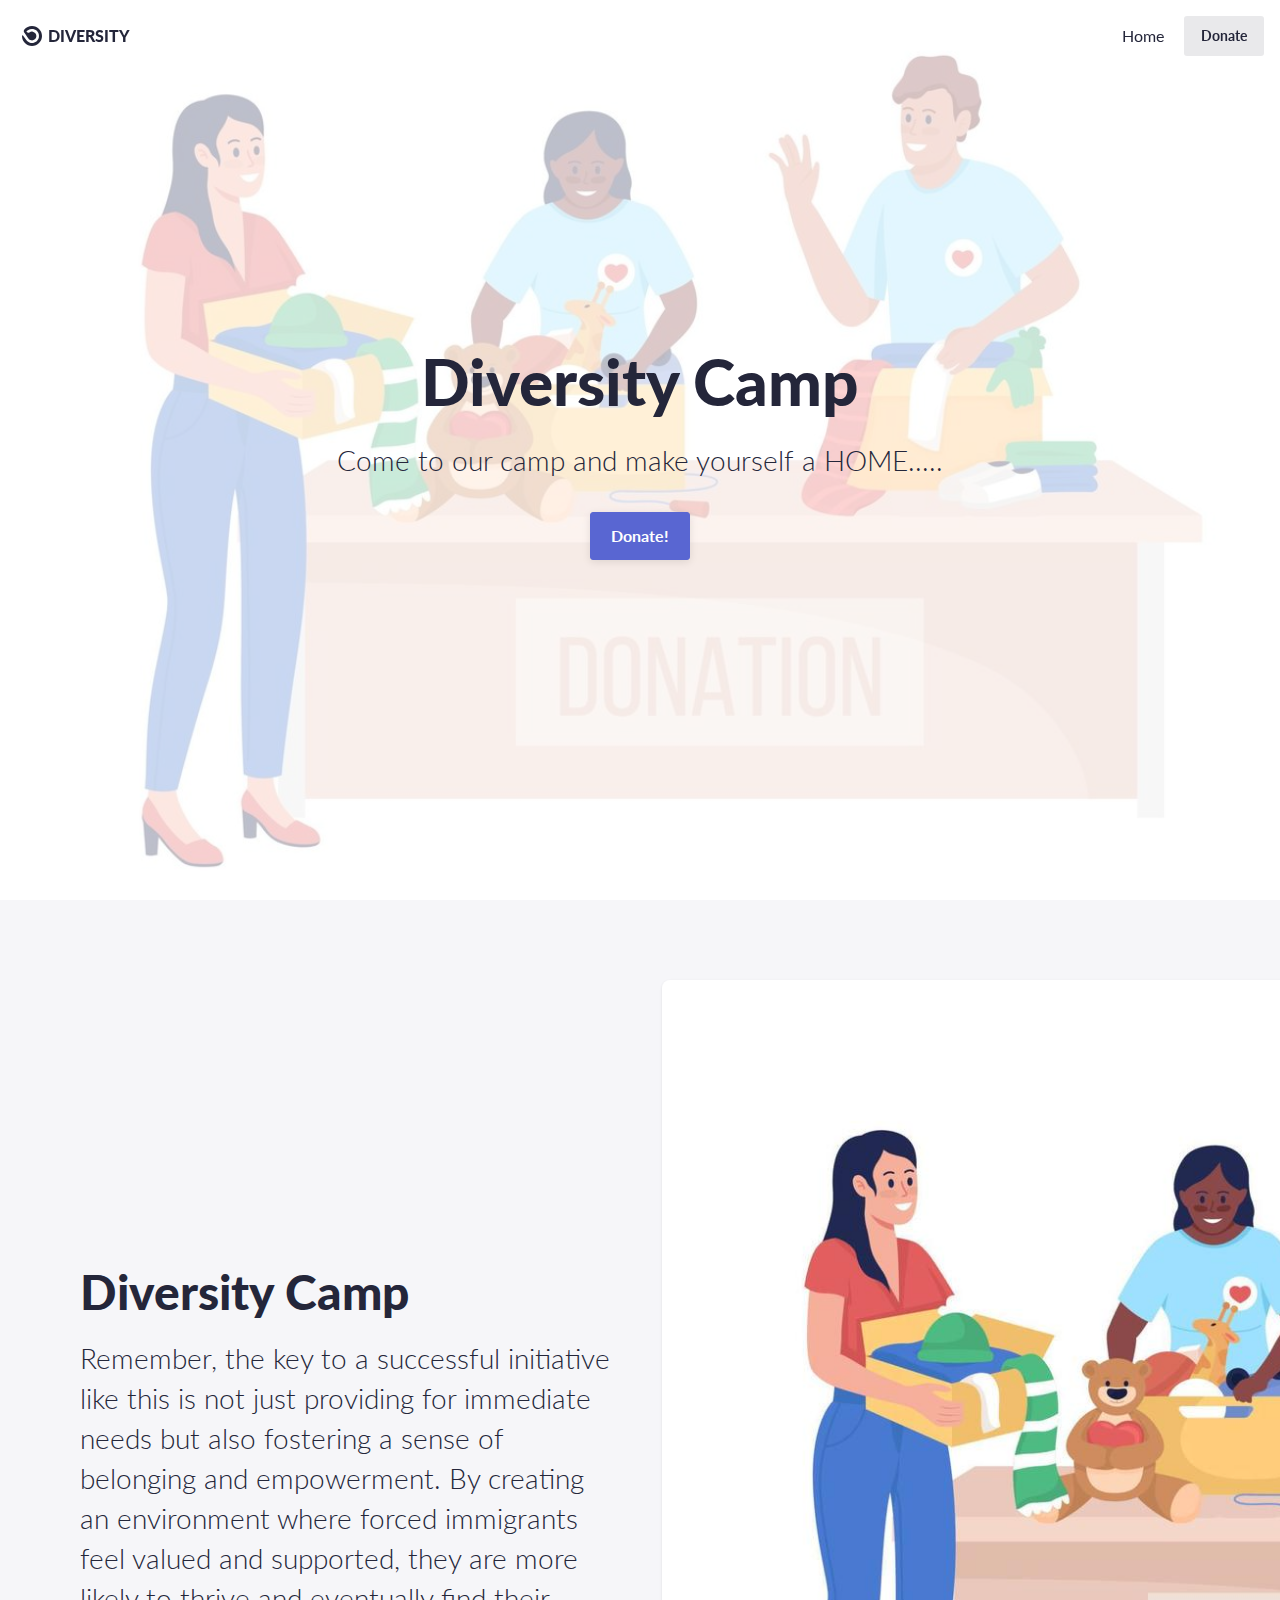
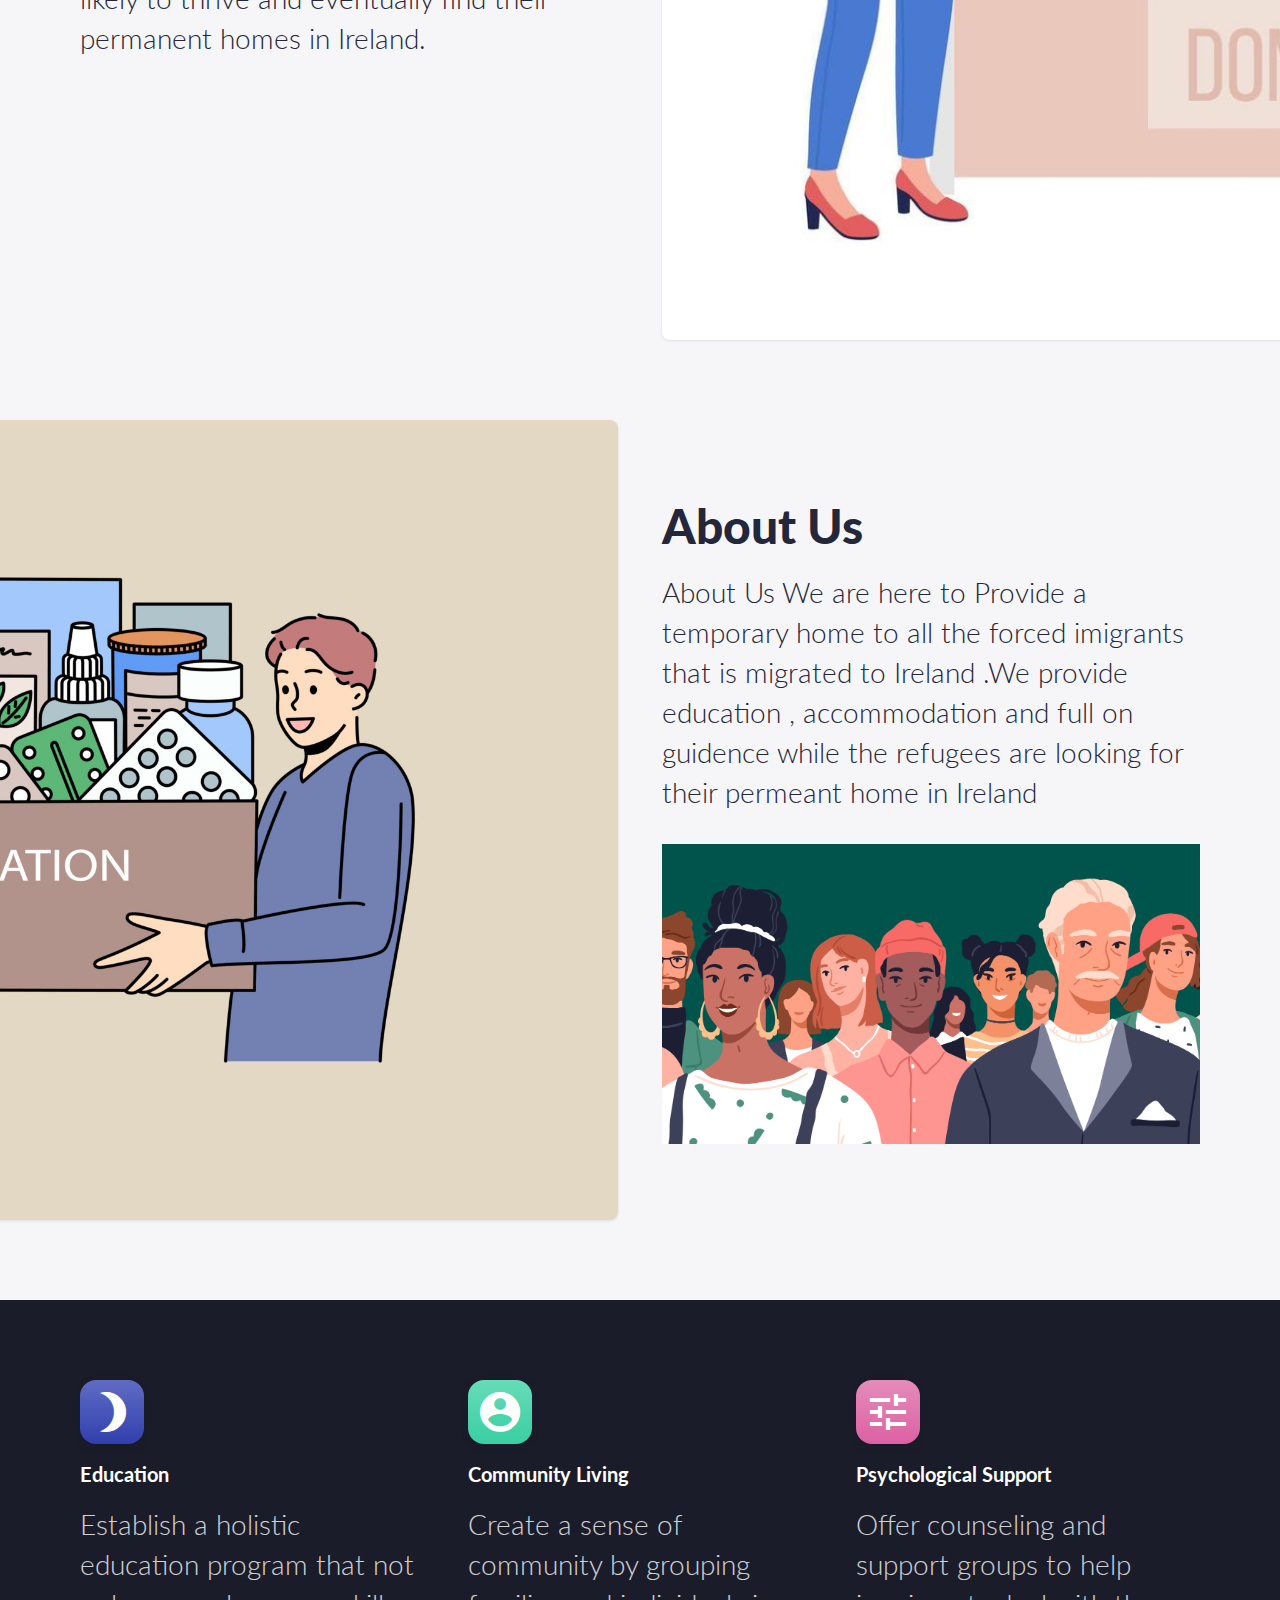
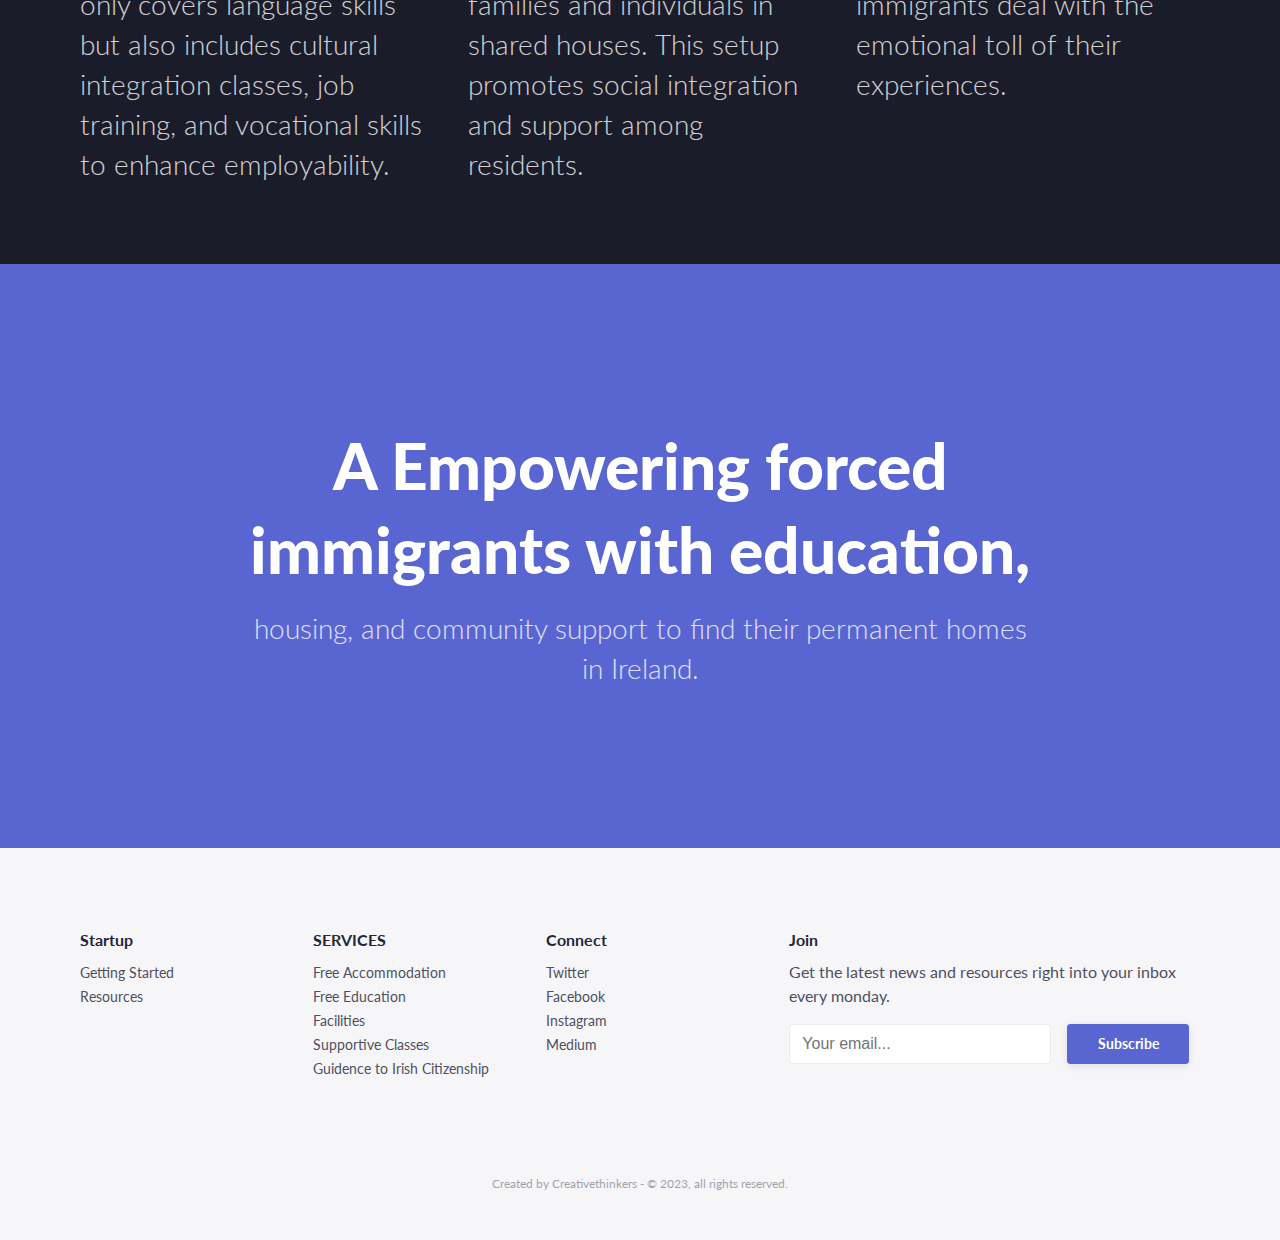
<file: index.html>
<!doctype html>
<html lang="en">
<head>
  <title>Diversity</title>
  <meta charset="utf-8">
  <meta name="description" content="A minimal and responsive HTML5 landing page built on lightweight, clean and customizable code.">
  <meta name="viewport" content="width=device-width">
  <link rel="apple-touch-icon-precomposed" href="media/favicon.png">
  <link rel="icon" href="media/favicon.png">
  <link rel="mask-icon" href="media/favicon.svg" color="rgb(36,38,58)">
  <link rel="shortcut icon" href="media/favicon.png">
  <link rel="stylesheet" href="css/main.css">
</head>  
<body class="page page-home preload">

  <header class="header-main">
    <nav>
      <a href="index.html" class="logo" rel="home"><svg xmlns="http://www.w3.org/2000/svg" xmlns:xlink="http://www.w3.org/1999/xlink" width="24" height="24" viewBox="0 0 24 24"><path d="M6.648 7.762c-.077-.11-.106-.245-.083-.376.024-.132.1-.248.21-.323l1.164-.8c1.536-1.076 3.406-1.486 5.25-1.16 3.82.673 6.373 4.32 5.704 8.113-.668 3.793-4.316 6.347-8.134 5.674-1.845-.326-3.462-1.35-4.485-2.813l-3.11-4.445c-.16-.23-.45-.33-.717-.245-.267.084-.45.33-.45.61C2 11.998 2 12 2 12c0 5.523 4.477 10 10 10s10-4.477 10-10S17.523 2 12 2C8.94 2 6.202 3.374 4.368 5.538c-.735.86-.794 2.11-.146 3.036 1.475 2.136 4.138 5.942 4.138 5.942.675.965 1.685 1.605 2.852 1.81 2.396.424 4.684-1.168 5.107-3.564.42-2.396-1.185-4.674-3.58-5.097-1.167-.205-2.335.05-3.36.77-.84.585-1.994.38-2.58-.458l-.152-.215z" fill="currentColor"/></svg><span>Diversity</span></a>
      <div class="nav-toggle"></div>
      <ul class="inline">
        <li><a href="index.html">Home</a></li>
        <li><a href="signup.html" class="button button-secondary button-m full-width-tablet" role="button">Donate</a></li>
       
      </ul>
    </nav>
  </header>

  <main>

    <section class="bg-image-01 center full-screen middle overlay padding">
      <div class="max-width-m">
        <h1>Diversity Camp</h1>
        <h4 class="lead">Come to our camp and make yourself a HOME.....    </h4>
        <a href="signup.html" class="button button-primary space-top" role="button">Donate!</a>
      </div>
    </section>



    <section class="bg-light padding">
      <div class="row margin-bottom max-width-l">
        <div class="col-one-half center-tablet middle">
          <h2>Diversity Camp</h2>
          <p class="lead">Remember, the key to a successful initiative like this is not just providing for 
            immediate needs but also fostering a sense of belonging and empowerment. By creating an environment where forced immigrants feel valued and supported, they are more likely to thrive and eventually find their permanent homes in Ireland.</p>
        </div>
        <div class="col-one-half">
          <img class="min-width-l rounded shadow-s" src="media/bg/donateanother.jpeg" srcset="media/bg/donateanother.jpeg 1x', media/bg/donateanother.jpeg 2x" alt="Editor">
        </div>
      </div>
      <div class="row max-width-l reverse-order">
        <div class="col-one-half">
          <img class="min-width-l right rounded shadow-s" src="media/bg/Donation.jpeg" srcset="media/bg/Donation.jpeg 1x, media/bg/Donation.jpeg 2x" alt="Sketch">
        </div>
        <div class="col-one-half center-tablet middle">
          <h2>About Us</h2>
          <p class="lead"> About Us 

            We are here to Provide a temporary home to all the forced imigrants that is migrated to Ireland .We provide education ,
             accommodation and full on guidence while the refugees are looking for their permeant home in Ireland</p>
          <ul class="inline space-bottom-none space-top">
            <li><img src="media/bg/Diversity.png" srcset="media/bg/Diversity.png 1x, media/bg/Diversity.png 2x" alt="Sketch"></li>
          </ul>
        </div>
      </div>
    </section>

    <section class="bg-dark center-tablet dark padding">
      <div class="row max-width-l">
        <div class="col-one-third">
          <i class="feature-icons material-icons bg-gradient-indigo dark">brightness_3</i>
          <h5>Education</h5>
          <p class="lead"> Establish a holistic education program that not only covers language skills but also includes 
            cultural integration classes, job training, and vocational skills to enhance employability.</p>
        </div>
        <div class="col-one-third">
          <i class="feature-icons material-icons bg-gradient-green dark">account_circle</i>
          <h5>Community Living</h5>
          <p class="lead">Create a sense of community by grouping families and individuals in shared houses. This setup promotes social integration and support among residents.</p>
        </div>
        <div class="col-one-third">
          <i class="feature-icons material-icons bg-gradient-pink dark">tune</i>
          <h5>Psychological Support</h5>
          <p class="lead"> Offer counseling and support groups to help immigrants deal with the emotional toll of their experiences.</p>
        </div>
      </div>
    </section>

    <section class="bg-primary center dark padding">
      <div class="margin-bottom margin-top max-width-m">
        <h1>A Empowering forced immigrants with education, </h1>
        <p class="lead">housing, and community support to find their permanent homes in Ireland.</p>
      </div>
    </section>

  </main>

  <footer class="footer-main bg-light">
    <div class="padding">
      <div class="row max-width-l">
        <div class="col-one-fifth">
          <h6>Startup</h6>
          <ul class="blank">
            <li><a href="#">Getting Started</a></li>
            <li><a href="#">Resources</a></li>

          </ul>
        </div>
        <div class="col-one-fifth">
          <h6>SERVICES</h6>
          <ul class="blank">
            <li><a href="#">Free Accommodation</a></li>
            <li><a href="#">Free Education</a></li>
            <li><a href="#">Facilities</a></li>
            <li><a href="#">Supportive Classes</a></li>
            <li><a href="#">Guidence to Irish Citizenship   </a></li>
          </ul>
        </div>
        <div class="col-one-fifth">
          <h6>Connect</h6>
          <ul class="blank">
            <li><a href="#">Twitter</a></li>
            <li><a href="#">Facebook</a></li>
            <li><a href="#">Instagram</a></li>
            <li><a href="#">Medium</a></li>
          </ul>
        </div>
        <div class="col-two-fifths">
          <div class="max-width-s">
            <h6>Join</h6>
            <p>Get the latest news and resources right into your inbox every monday.</p>
            <form class="row reduce-spacing">
              <div class="col-two-thirds">
                <input id="subscribe" type="email" name="email" placeholder="Your email...">
              </div>
              <div class="col-one-third">
                <a href="#" class="button button-primary button-m full-width" role="button">Subscribe</a>
              </div>
            </form>
          </div>
        </div>
      </div>
    </div>
    <p class="copyright"><span>Created by Creativethinkers </span><a href="https://uiuxassets.com/" target="_blank"></a><span> - © 2023, all rights reserved.</span></p>
  </footer>

  <script src="js/main.js"></script>
</body>
</html>
</file>
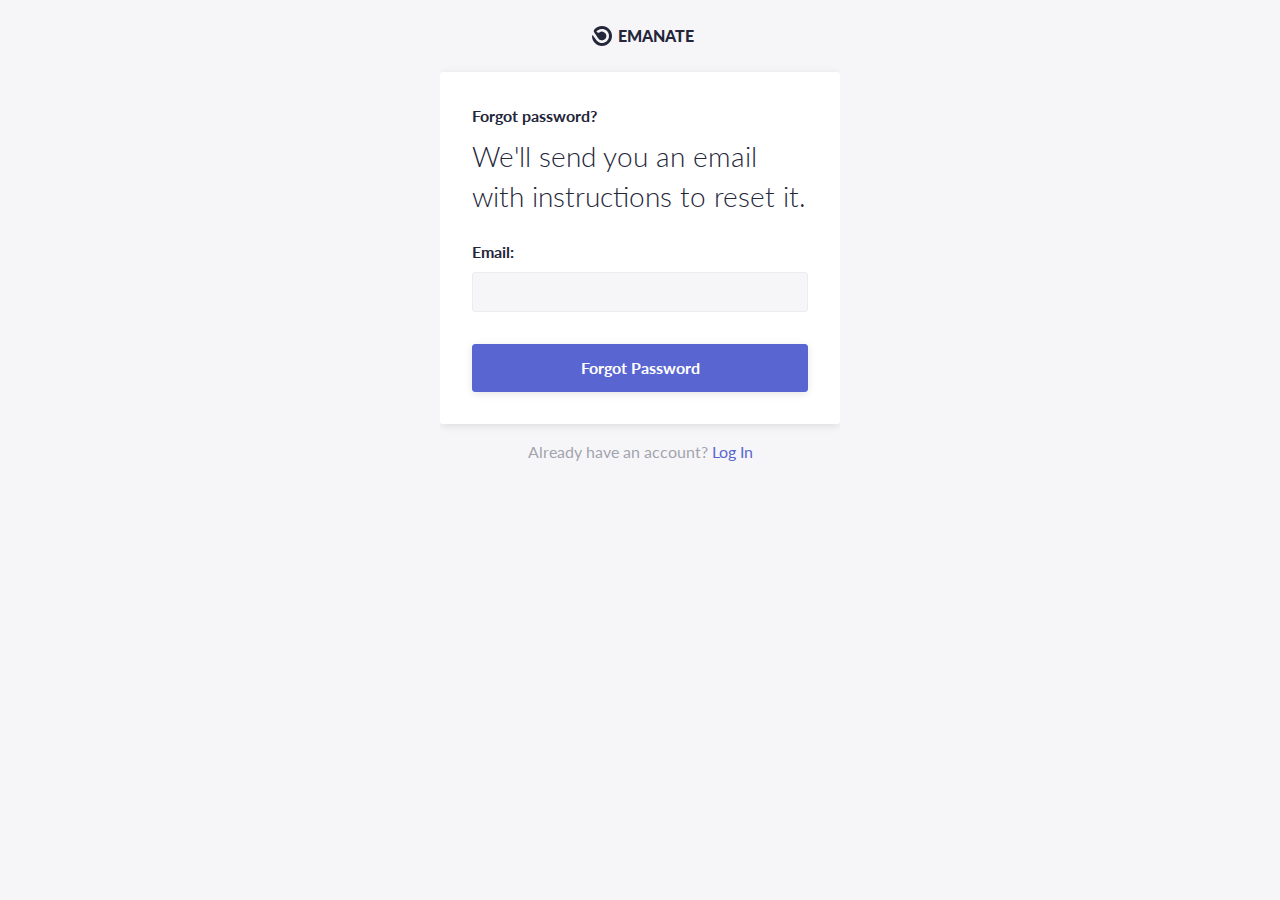
<file: forgot-password.html>
<!doctype html>
<html lang="en">
<head>
  <title>Emanate HTML Template - Forgot Password</title>
  <meta charset="utf-8">
  <meta name="description" content="A minimal and responsive HTML5 landing page built on lightweight, clean and customizable code.">
  <meta name="viewport" content="width=device-width">
  <link rel="apple-touch-icon-precomposed" href="media/favicon.png">
  <link rel="icon" href="media/favicon.png">
  <link rel="mask-icon" href="media/favicon.svg" color="rgb(36,38,58)">
  <link rel="shortcut icon" href="media/favicon.png">
  <link rel="stylesheet" href="css/main.css">
</head>
<body class="page page-onboarding preload bg-light">

  <main>

    <section class="max-width-s">
      <div class="center">
        <a href="index.html" class="logo" rel="home"><svg xmlns="http://www.w3.org/2000/svg" xmlns:xlink="http://www.w3.org/1999/xlink" width="24" height="24" viewBox="0 0 24 24"><path d="M6.648 7.762c-.077-.11-.106-.245-.083-.376.024-.132.1-.248.21-.323l1.164-.8c1.536-1.076 3.406-1.486 5.25-1.16 3.82.673 6.373 4.32 5.704 8.113-.668 3.793-4.316 6.347-8.134 5.674-1.845-.326-3.462-1.35-4.485-2.813l-3.11-4.445c-.16-.23-.45-.33-.717-.245-.267.084-.45.33-.45.61C2 11.998 2 12 2 12c0 5.523 4.477 10 10 10s10-4.477 10-10S17.523 2 12 2C8.94 2 6.202 3.374 4.368 5.538c-.735.86-.794 2.11-.146 3.036 1.475 2.136 4.138 5.942 4.138 5.942.675.965 1.685 1.605 2.852 1.81 2.396.424 4.684-1.168 5.107-3.564.42-2.396-1.185-4.674-3.58-5.097-1.167-.205-2.335.05-3.36.77-.84.585-1.994.38-2.58-.458l-.152-.215z" fill="currentColor"/></svg><span>Emanate</span></a>
      </div>
      <div class="card card-content space-bottom">
        <h6>Forgot password?</h6>
        <p class="lead">We'll send you an email with instructions to reset it.</p>
        <form>
          <div class="form-group">
            <label for="email">Email:</label>
            <input id="email" type="email" name="email">
          </div>
          <a href="#" class="button button-primary full-width space-top" role="button">Forgot Password</a>
        </form>
      </div>
      <div class="center">
        <span class="muted">Already have an account? </span><a href="login.html">Log In</a>
      </div>
    </section>

  </main>

  <script src="js/main.js"></script>
</body>
</html>
</file>
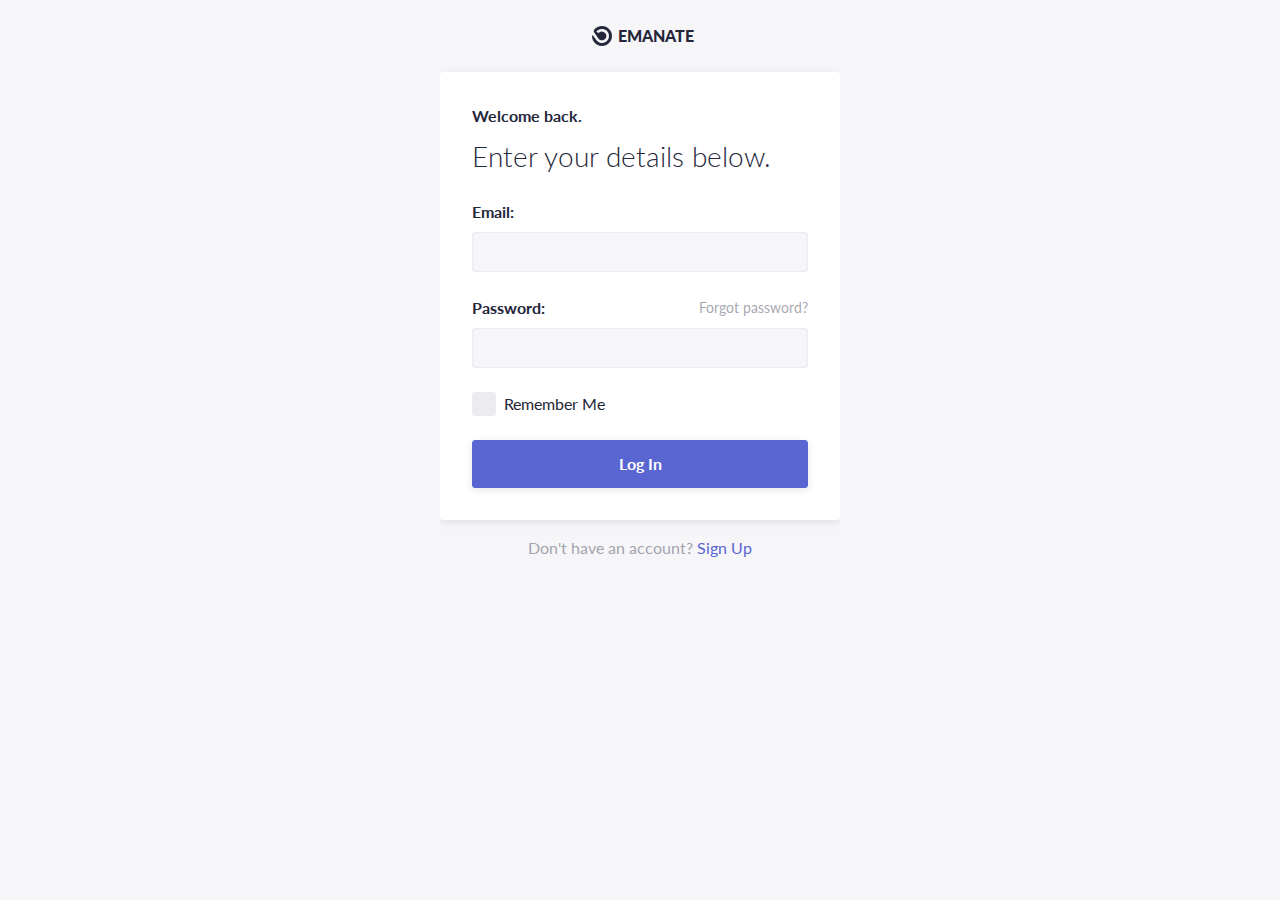
<file: login.html>
<!doctype html>
<html lang="en">
<head>
  <title>Emanate HTML Template - Log In</title>
  <meta charset="utf-8">
  <meta name="description" content="A minimal and responsive HTML5 landing page built on lightweight, clean and customizable code.">
  <meta name="viewport" content="width=device-width">
  <link rel="apple-touch-icon-precomposed" href="media/favicon.png">
  <link rel="icon" href="media/favicon.png">
  <link rel="mask-icon" href="media/favicon.svg" color="rgb(36,38,58)">
  <link rel="shortcut icon" href="media/favicon.png">
  <link rel="stylesheet" href="css/main.css">
</head>
<body class="page page-onboarding preload bg-light">

  <main>

    <section class="max-width-s">
      <div class="center">
        <a href="index.html" class="logo" rel="home"><svg xmlns="http://www.w3.org/2000/svg" xmlns:xlink="http://www.w3.org/1999/xlink" width="24" height="24" viewBox="0 0 24 24"><path d="M6.648 7.762c-.077-.11-.106-.245-.083-.376.024-.132.1-.248.21-.323l1.164-.8c1.536-1.076 3.406-1.486 5.25-1.16 3.82.673 6.373 4.32 5.704 8.113-.668 3.793-4.316 6.347-8.134 5.674-1.845-.326-3.462-1.35-4.485-2.813l-3.11-4.445c-.16-.23-.45-.33-.717-.245-.267.084-.45.33-.45.61C2 11.998 2 12 2 12c0 5.523 4.477 10 10 10s10-4.477 10-10S17.523 2 12 2C8.94 2 6.202 3.374 4.368 5.538c-.735.86-.794 2.11-.146 3.036 1.475 2.136 4.138 5.942 4.138 5.942.675.965 1.685 1.605 2.852 1.81 2.396.424 4.684-1.168 5.107-3.564.42-2.396-1.185-4.674-3.58-5.097-1.167-.205-2.335.05-3.36.77-.84.585-1.994.38-2.58-.458l-.152-.215z" fill="currentColor"/></svg><span>Emanate</span></a>
      </div>
      <div class="card card-content space-bottom">
        <h6>Welcome back.</h6>
        <p class="lead">Enter your details below.</p>
        <form>
          <div class="form-group">
            <label for="email">Email:</label>
            <input id="email" type="email" name="email">
          </div>
          <div class="form-group">
            <label for="password">Password:</label>
            <input id="password" type="password" name="login-password">
            <a href="forgot-password.html" class="form-help">Forgot password?</a>
          </div>
          <div class="form-group">
            <input id="remember-me" type="checkbox" name="remember-me">
            <label for="remember-me" class="checkbox">Remember Me</label>
          </div>
          <a href="#" class="button button-primary full-width" role="button">Log In</a>
        </form>
      </div>
      <div class="center">
        <span class="muted">Don't have an account? </span><a href="signup.html">Sign Up</a>
      </div>
    </section>

  </main>

  <script src="js/main.js"></script>
</body>
</html>
</file>
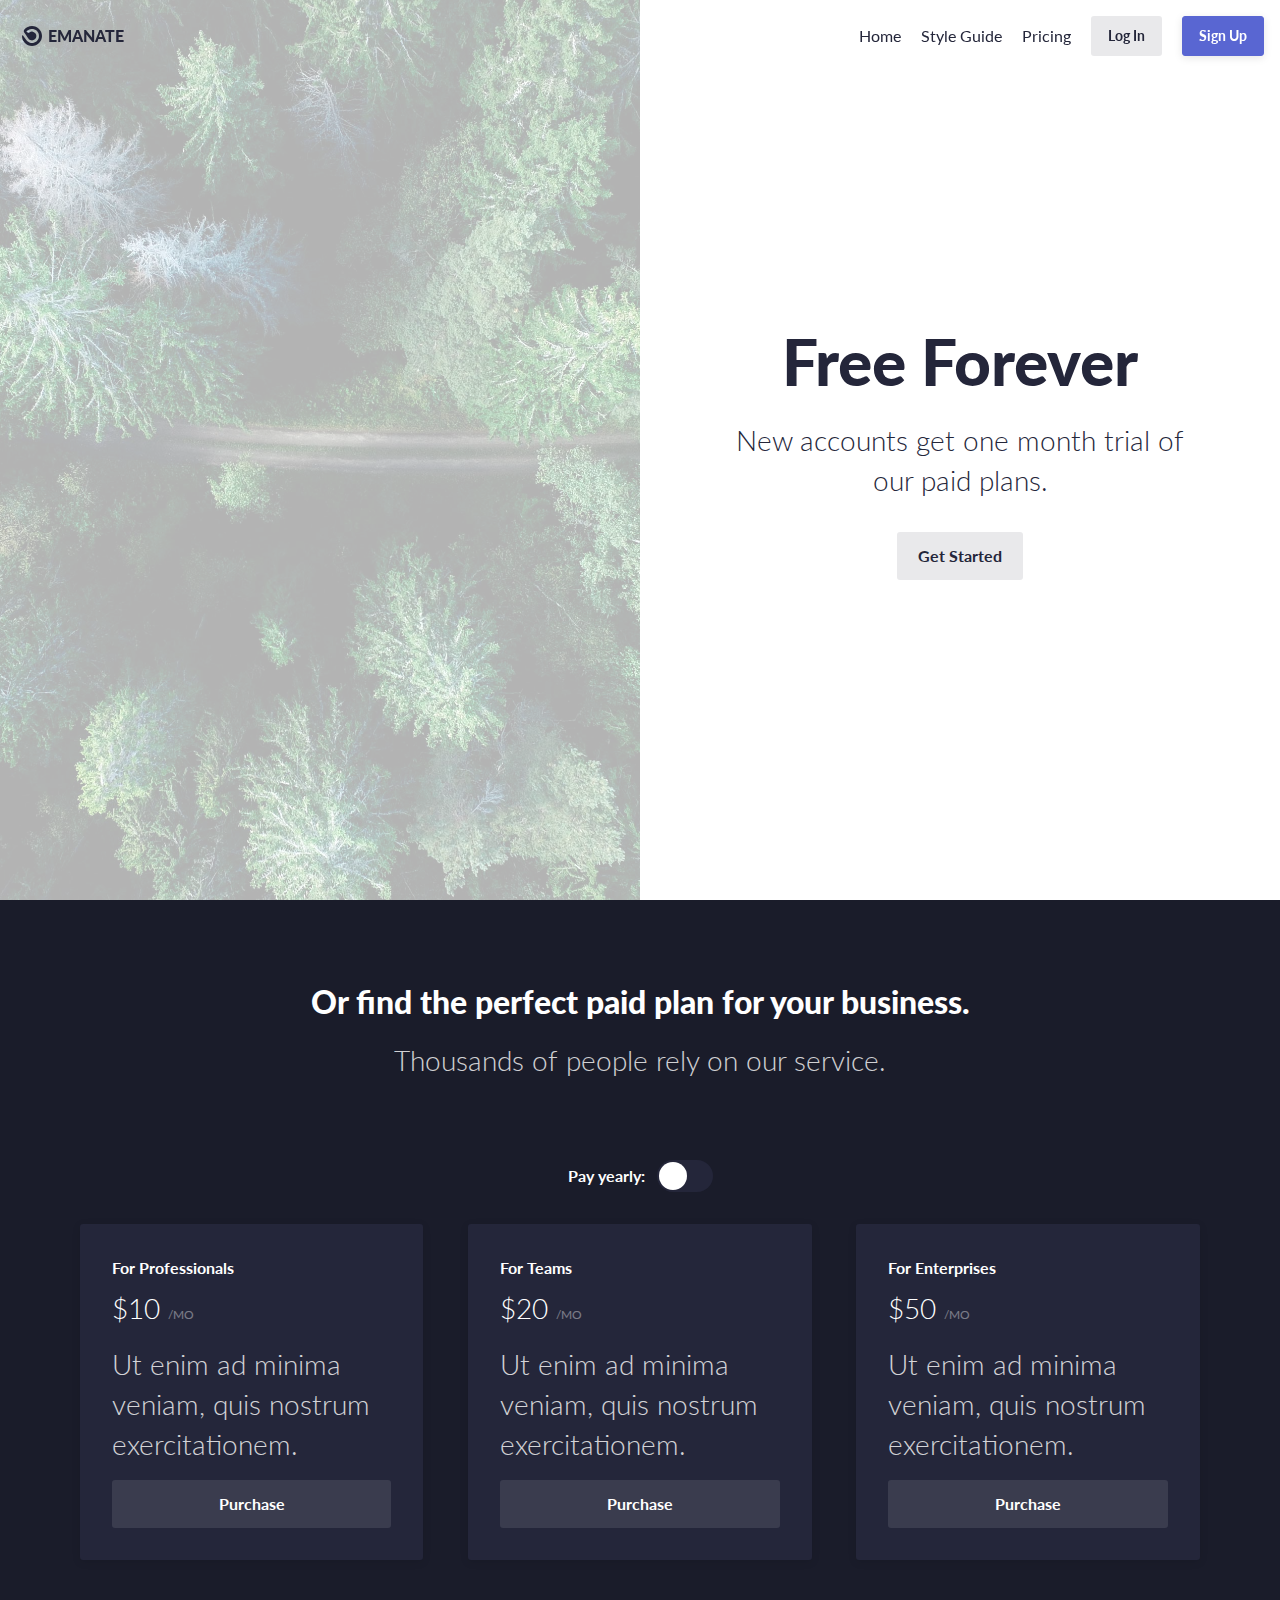
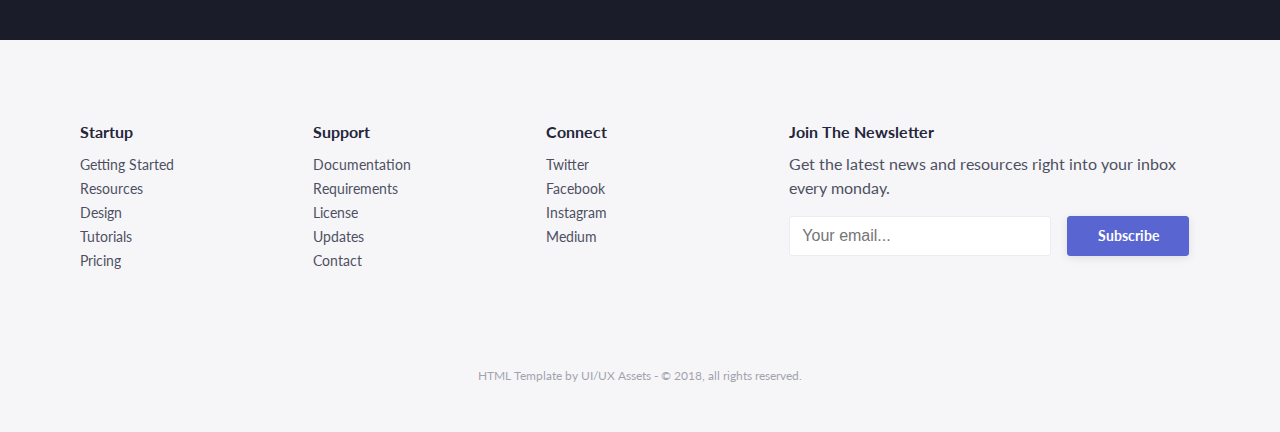
<file: pricing.html>
<!doctype html>
<html lang="en">
<head>
  <title>Emanate HTML Template - Pricing</title>
  <meta charset="utf-8">
  <meta name="description" content="A minimal and responsive HTML5 landing page built on lightweight, clean and customizable code.">
  <meta name="viewport" content="width=device-width">
  <link rel="apple-touch-icon-precomposed" href="media/favicon.png">
  <link rel="icon" href="media/favicon.png">
  <link rel="mask-icon" href="media/favicon.svg" color="rgb(36,38,58)">
  <link rel="shortcut icon" href="media/favicon.png">
  <link rel="stylesheet" href="css/main.css">
</head>
<body class="page page-pricing preload">

  <header class="header-main">
    <nav>
      <a href="index.html" class="logo" rel="home"><svg xmlns="http://www.w3.org/2000/svg" xmlns:xlink="http://www.w3.org/1999/xlink" width="24" height="24" viewBox="0 0 24 24"><path d="M6.648 7.762c-.077-.11-.106-.245-.083-.376.024-.132.1-.248.21-.323l1.164-.8c1.536-1.076 3.406-1.486 5.25-1.16 3.82.673 6.373 4.32 5.704 8.113-.668 3.793-4.316 6.347-8.134 5.674-1.845-.326-3.462-1.35-4.485-2.813l-3.11-4.445c-.16-.23-.45-.33-.717-.245-.267.084-.45.33-.45.61C2 11.998 2 12 2 12c0 5.523 4.477 10 10 10s10-4.477 10-10S17.523 2 12 2C8.94 2 6.202 3.374 4.368 5.538c-.735.86-.794 2.11-.146 3.036 1.475 2.136 4.138 5.942 4.138 5.942.675.965 1.685 1.605 2.852 1.81 2.396.424 4.684-1.168 5.107-3.564.42-2.396-1.185-4.674-3.58-5.097-1.167-.205-2.335.05-3.36.77-.84.585-1.994.38-2.58-.458l-.152-.215z" fill="currentColor"/></svg><span>Emanate</span></a>
      <div class="nav-toggle"></div>
      <ul class="inline">
        <li><a href="index.html">Home</a></li>
        <li><a href="style-guide.html">Style Guide</a></li>
        <li><a href="pricing.html">Pricing</a></li>
        <li><a href="login.html" class="button button-secondary button-m full-width-tablet" role="button">Log In</a></li>
        <li><a href="signup.html" class="button button-primary button-m full-width-tablet" role="button">Sign Up</a></li>
      </ul>
    </nav>
  </header>

  <main>

    <section class="center">
      <div class="row no-gutter full-screen">
        <div class="col-one-half bg-image-02 overlay"></div>
        <div class="col-one-half middle padding">
          <div class="max-width-m">
            <h1>Free Forever</h1>
            <p class="lead">New accounts get one month trial of our paid plans.</p>
            <a href="signup.html" class="button button-secondary full-width-tablet space-top" role="button">Get Started</a>
          </div>
        </div>
      </div>
    </section>

    <section class="bg-dark dark padding">
      <div class="max-width-l">
        <div class="center margin-bottom">
          <h3>Or find the perfect paid plan for your business.</h3>
          <p class="lead">Thousands of people rely on our service.</p>
        </div>
        <div class="pricing-switch center">
          <ul class="inline">
            <li>Pay yearly:</li>
            <li>
              <form>
                <input id="yearly" class="switch" type="checkbox">
                <label for="yearly" class="switch switch-button"></label>
              </form>
            </li>
          </ul>
        </div>
        <div class="row">
          <div class="col-one-third card card-content">
            <h6>For Professionals</h6>
            <div class="lead space-bottom">
              <span class="pricing-monthly">$10</span>
              <span class="pricing-yearly">$8</span>
              <span class="pricing-duration muted">/MO</span>
            </div>
            <p class="lead">Ut enim ad minima veniam, quis nostrum exercitationem.</p>
            <a href="signup.html" class="button button-secondary full-width violet" role="button">Purchase</a>
          </div>
          <div class="col-one-third card card-content">
            <h6>For Teams</h6>
            <div class="lead space-bottom">
              <span class="pricing-monthly">$20</span>
              <span class="pricing-yearly">$16</span>
              <span class="pricing-duration muted">/MO</span>
            </div>
            <p class="lead">Ut enim ad minima veniam, quis nostrum exercitationem.</p>
            <a href="signup.html" class="button button-secondary full-width violet" role="button">Purchase</a>
          </div>
          <div class="col-one-third card card-content">
            <h6>For Enterprises</h6>
            <div class="lead space-bottom">
              <span class="pricing-monthly">$50</span>
              <span class="pricing-yearly">$40</span>
              <span class="pricing-duration muted">/MO</span>
            </div>
            <p class="lead">Ut enim ad minima veniam, quis nostrum exercitationem.</p>
            <a href="signup.html" class="button button-secondary full-width violet" role="button">Purchase</a>
          </div>
        </div>
      </div>
    </section>

  </main>

  <footer class="footer-main bg-light">
    <div class="padding">
      <div class="row max-width-l">
        <div class="col-one-fifth">
          <h6>Startup</h6>
          <ul class="blank">
            <li><a href="#">Getting Started</a></li>
            <li><a href="#">Resources</a></li>
            <li><a href="#">Design</a></li>
            <li><a href="#">Tutorials</a></li>
            <li><a href="#">Pricing</a></li>
          </ul>
        </div>
        <div class="col-one-fifth">
          <h6>Support</h6>
          <ul class="blank">
            <li><a href="#">Documentation</a></li>
            <li><a href="#">Requirements</a></li>
            <li><a href="#">License</a></li>
            <li><a href="#">Updates</a></li>
            <li><a href="#">Contact</a></li>
          </ul>
        </div>
        <div class="col-one-fifth">
          <h6>Connect</h6>
          <ul class="blank">
            <li><a href="#">Twitter</a></li>
            <li><a href="#">Facebook</a></li>
            <li><a href="#">Instagram</a></li>
            <li><a href="#">Medium</a></li>
          </ul>
        </div>
        <div class="col-two-fifths">
          <div class="max-width-s">
            <h6>Join The Newsletter</h6>
            <p>Get the latest news and resources right into your inbox every monday.</p>
            <form class="row reduce-spacing">
              <div class="col-two-thirds">
                <input id="subscribe" type="email" name="email" placeholder="Your email...">
              </div>
              <div class="col-one-third">
                <a href="#" class="button button-primary button-m full-width" role="button">Subscribe</a>
              </div>
            </form>
          </div>
        </div>
      </div>
    </div>
    <p class="copyright"><span>HTML Template by </span><a href="https://uiuxassets.com/" target="_blank">UI/UX Assets</a><span> - © 2018, all rights reserved.</span></p>
  </footer>

  <script src="js/main.js"></script>
</body>
</html>
</file>
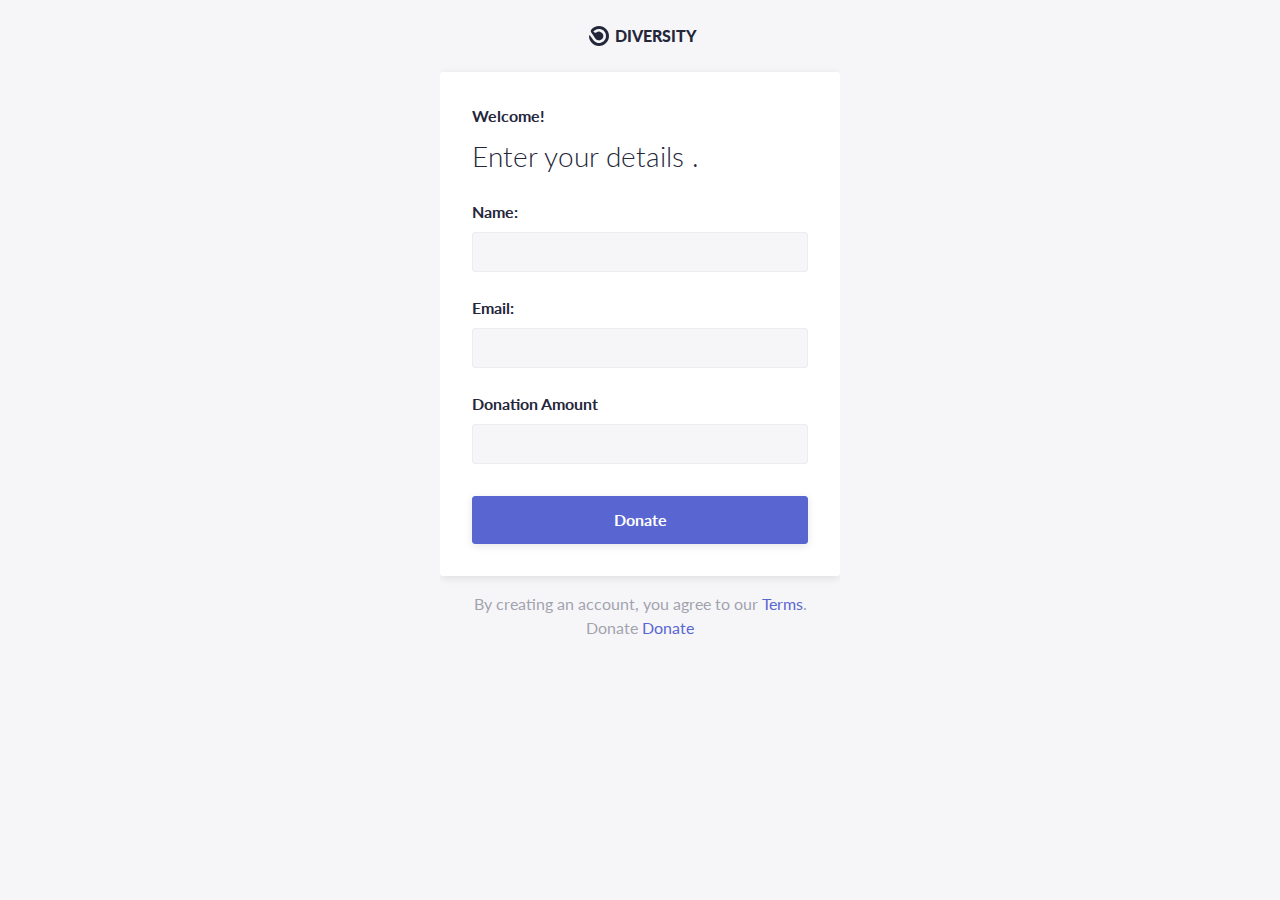
<file: signup.html>
<!doctype html>
<html lang="en">
<head>
  <title>Diversity Camp</title>
  <meta charset="utf-8">
  <meta name="description" content="A minimal and responsive HTML5 landing page built on lightweight, clean and customizable code.">
  <meta name="viewport" content="width=device-width">
  <link rel="apple-touch-icon-precomposed" href="media/favicon.png">
  <link rel="icon" href="media/favicon.png">
  <link rel="mask-icon" href="media/favicon.svg" color="rgb(36,38,58)">
  <link rel="shortcut icon" href="media/favicon.png">
  <link rel="stylesheet" href="css/main.css">
</head>
<body class="page page-onboarding preload bg-light">

  <main>

    <section class="max-width-s">
      <div class="center">
        <a href="index.html" class="logo" rel="home"><svg xmlns="http://www.w3.org/2000/svg" xmlns:xlink="http://www.w3.org/1999/xlink" width="24" height="24" viewBox="0 0 24 24"><path d="M6.648 7.762c-.077-.11-.106-.245-.083-.376.024-.132.1-.248.21-.323l1.164-.8c1.536-1.076 3.406-1.486 5.25-1.16 3.82.673 6.373 4.32 5.704 8.113-.668 3.793-4.316 6.347-8.134 5.674-1.845-.326-3.462-1.35-4.485-2.813l-3.11-4.445c-.16-.23-.45-.33-.717-.245-.267.084-.45.33-.45.61C2 11.998 2 12 2 12c0 5.523 4.477 10 10 10s10-4.477 10-10S17.523 2 12 2C8.94 2 6.202 3.374 4.368 5.538c-.735.86-.794 2.11-.146 3.036 1.475 2.136 4.138 5.942 4.138 5.942.675.965 1.685 1.605 2.852 1.81 2.396.424 4.684-1.168 5.107-3.564.42-2.396-1.185-4.674-3.58-5.097-1.167-.205-2.335.05-3.36.77-.84.585-1.994.38-2.58-.458l-.152-.215z" fill="currentColor"/></svg><span>Diversity</span></a>
      </div>
      <div class="card card-content space-bottom">
        <h6>Welcome!</h6>
        <p class="lead">Enter your details .</p>
        <form>
          <div class="form-group">
            <label for="name">Name:</label>
            <input id="name" type="text" name="name">
          </div>
          <div class="form-group">
            <label for="email">Email:</label>
            <input id="email" type="email" name="email">
          </div>
          <div class="form-group">
            <label for="password">Donation Amount</label>
            <input id="password" type="text" name="signup-password">
          </div>
          <a href="#" class="button button-primary full-width space-top" role="button">Donate</a>
        </form>
      </div>
      <div class="center">
        <span class="muted">By creating an account, you agree to our </span><a href="#">Terms</a><span class="muted">.</span>
      </div>
      <div class="center">
        <span class="muted">Donate </span><a href="login.html">Donate</a>
      </div>
    </section>

  </main>

  <script src="js/main.js"></script>
</body>
</html>
</file>
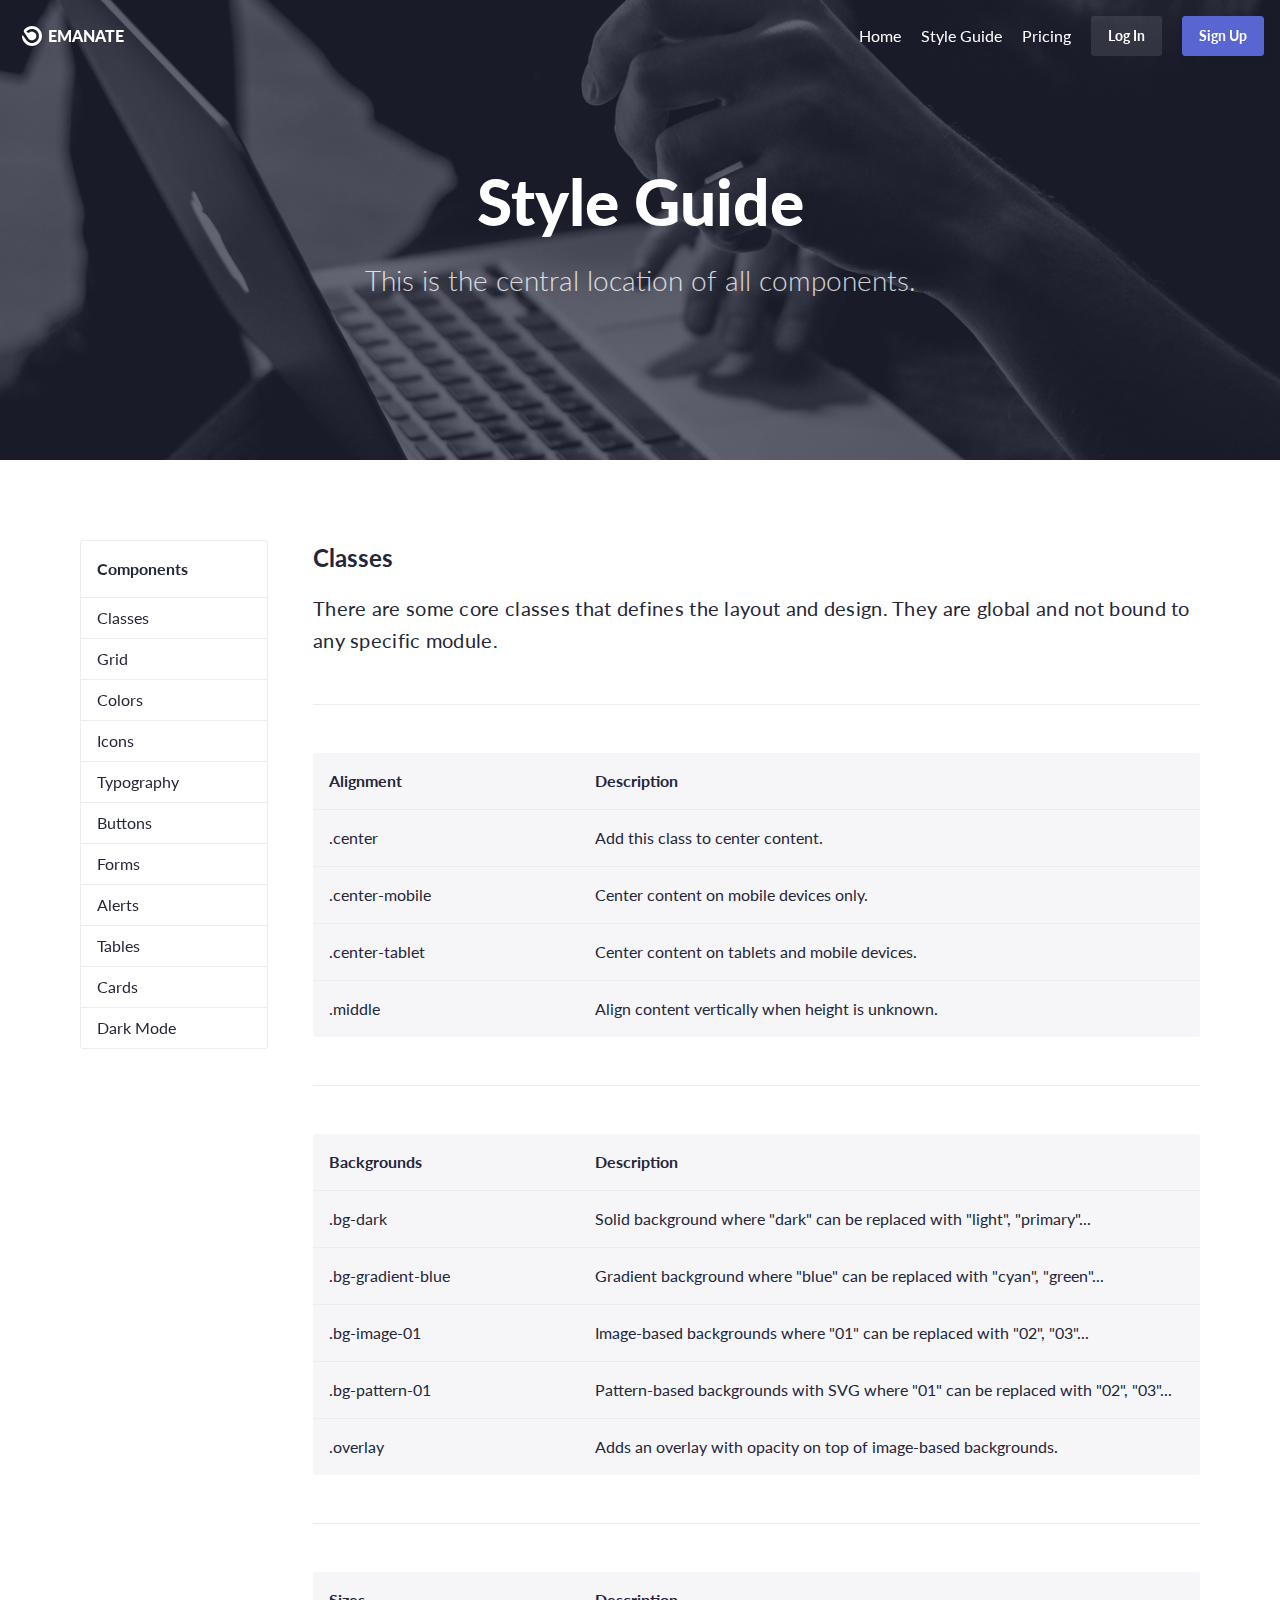
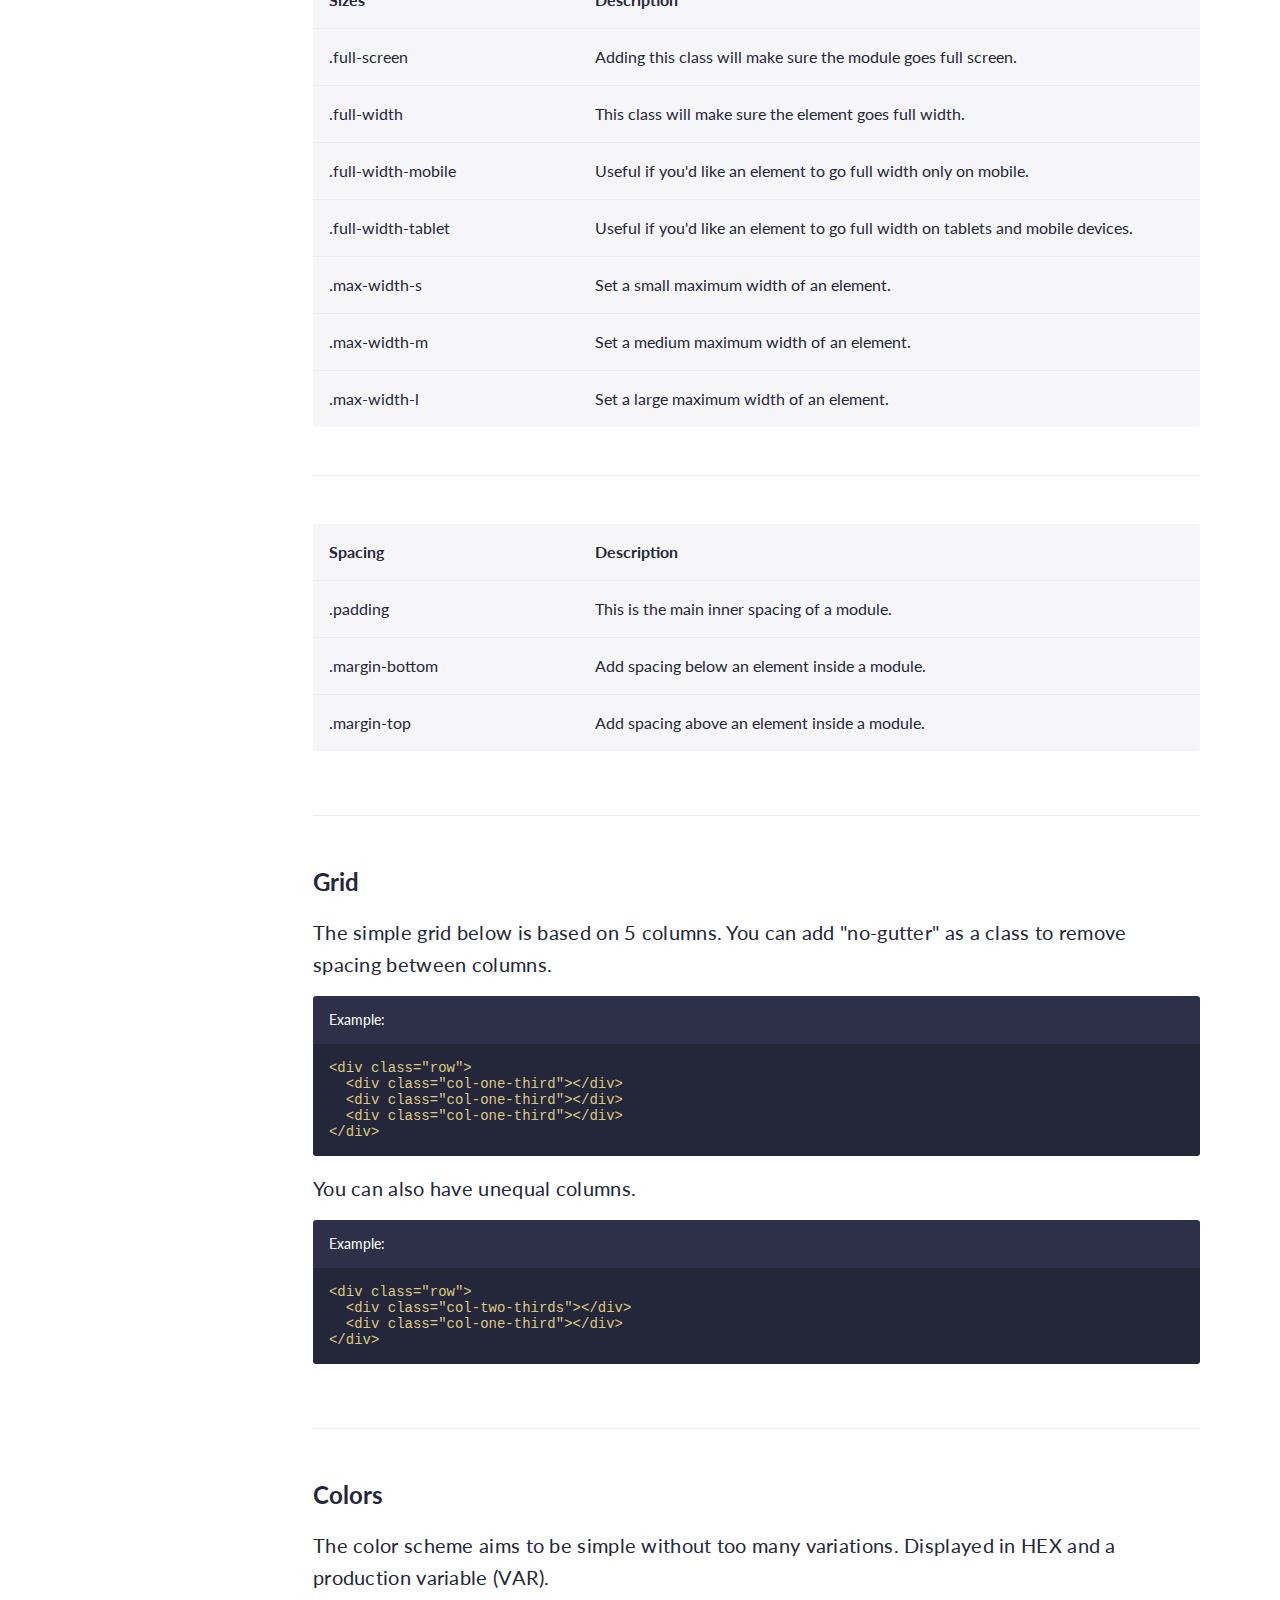
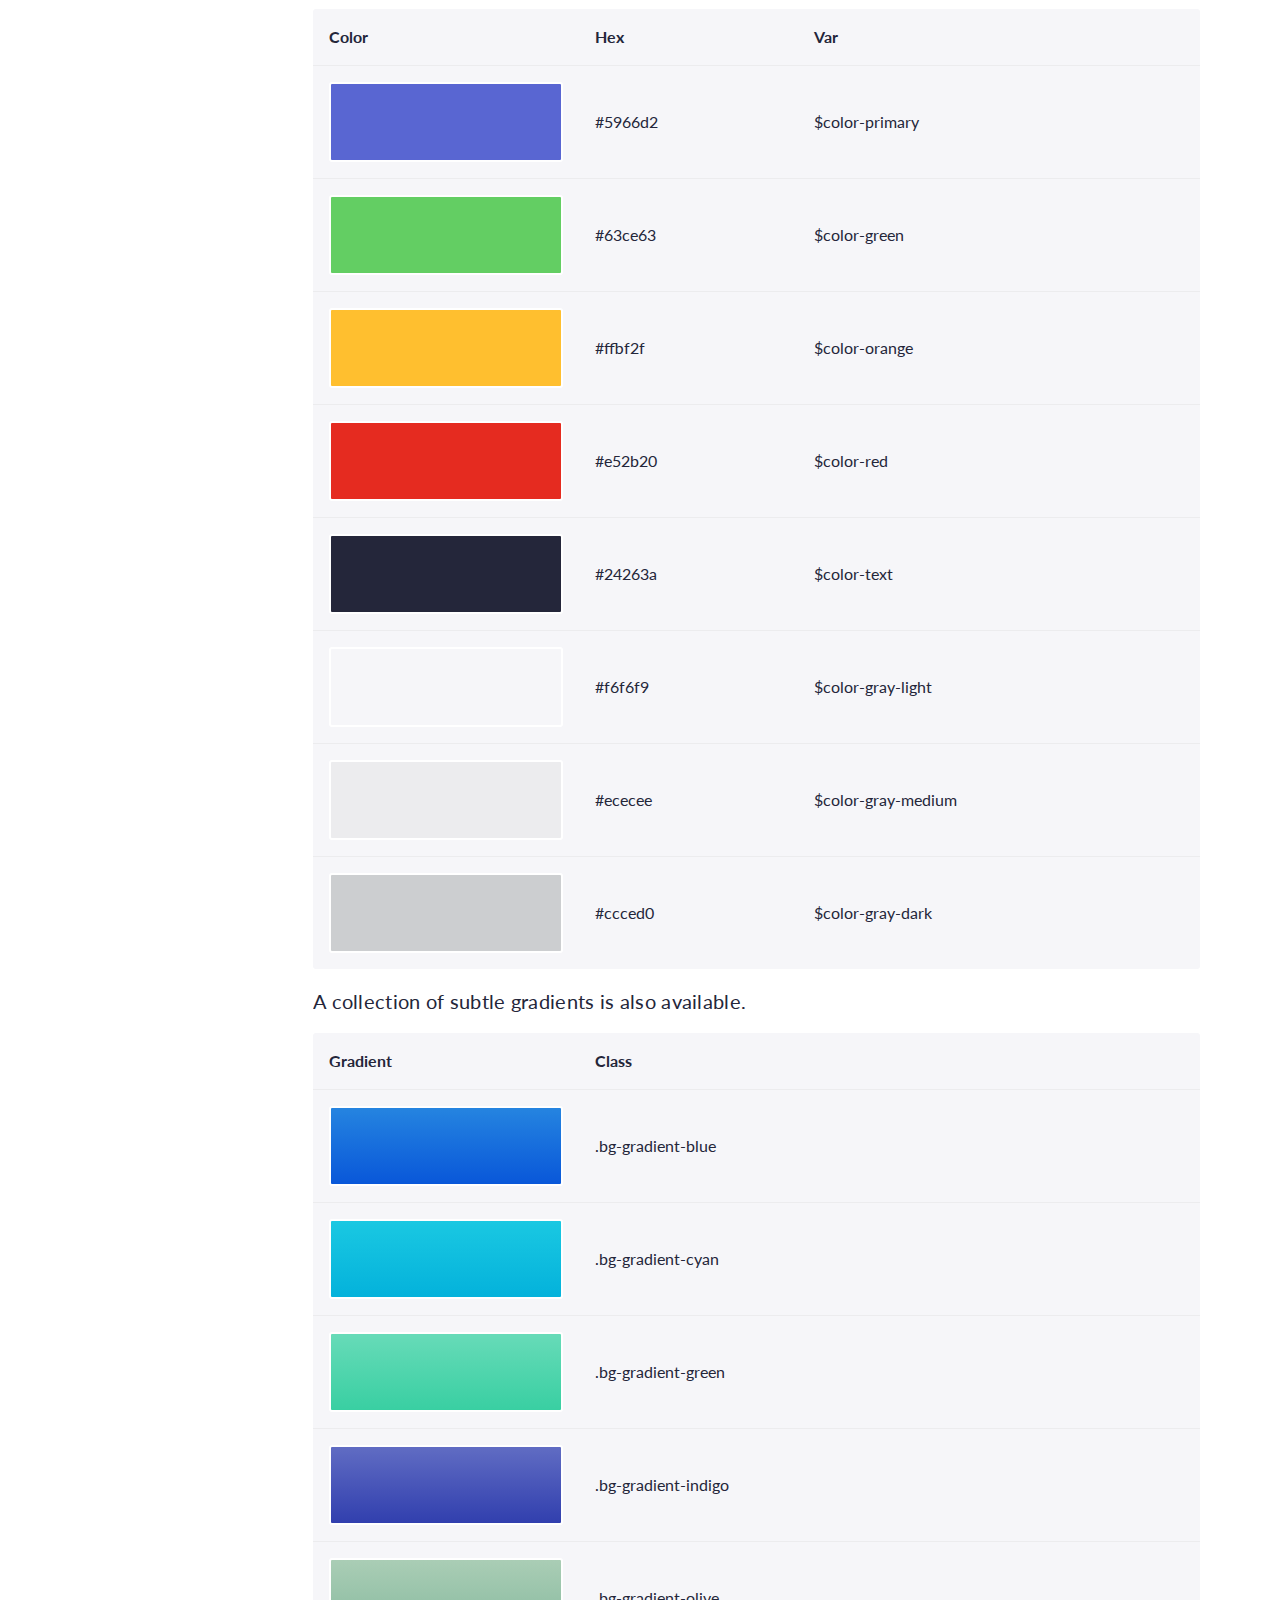
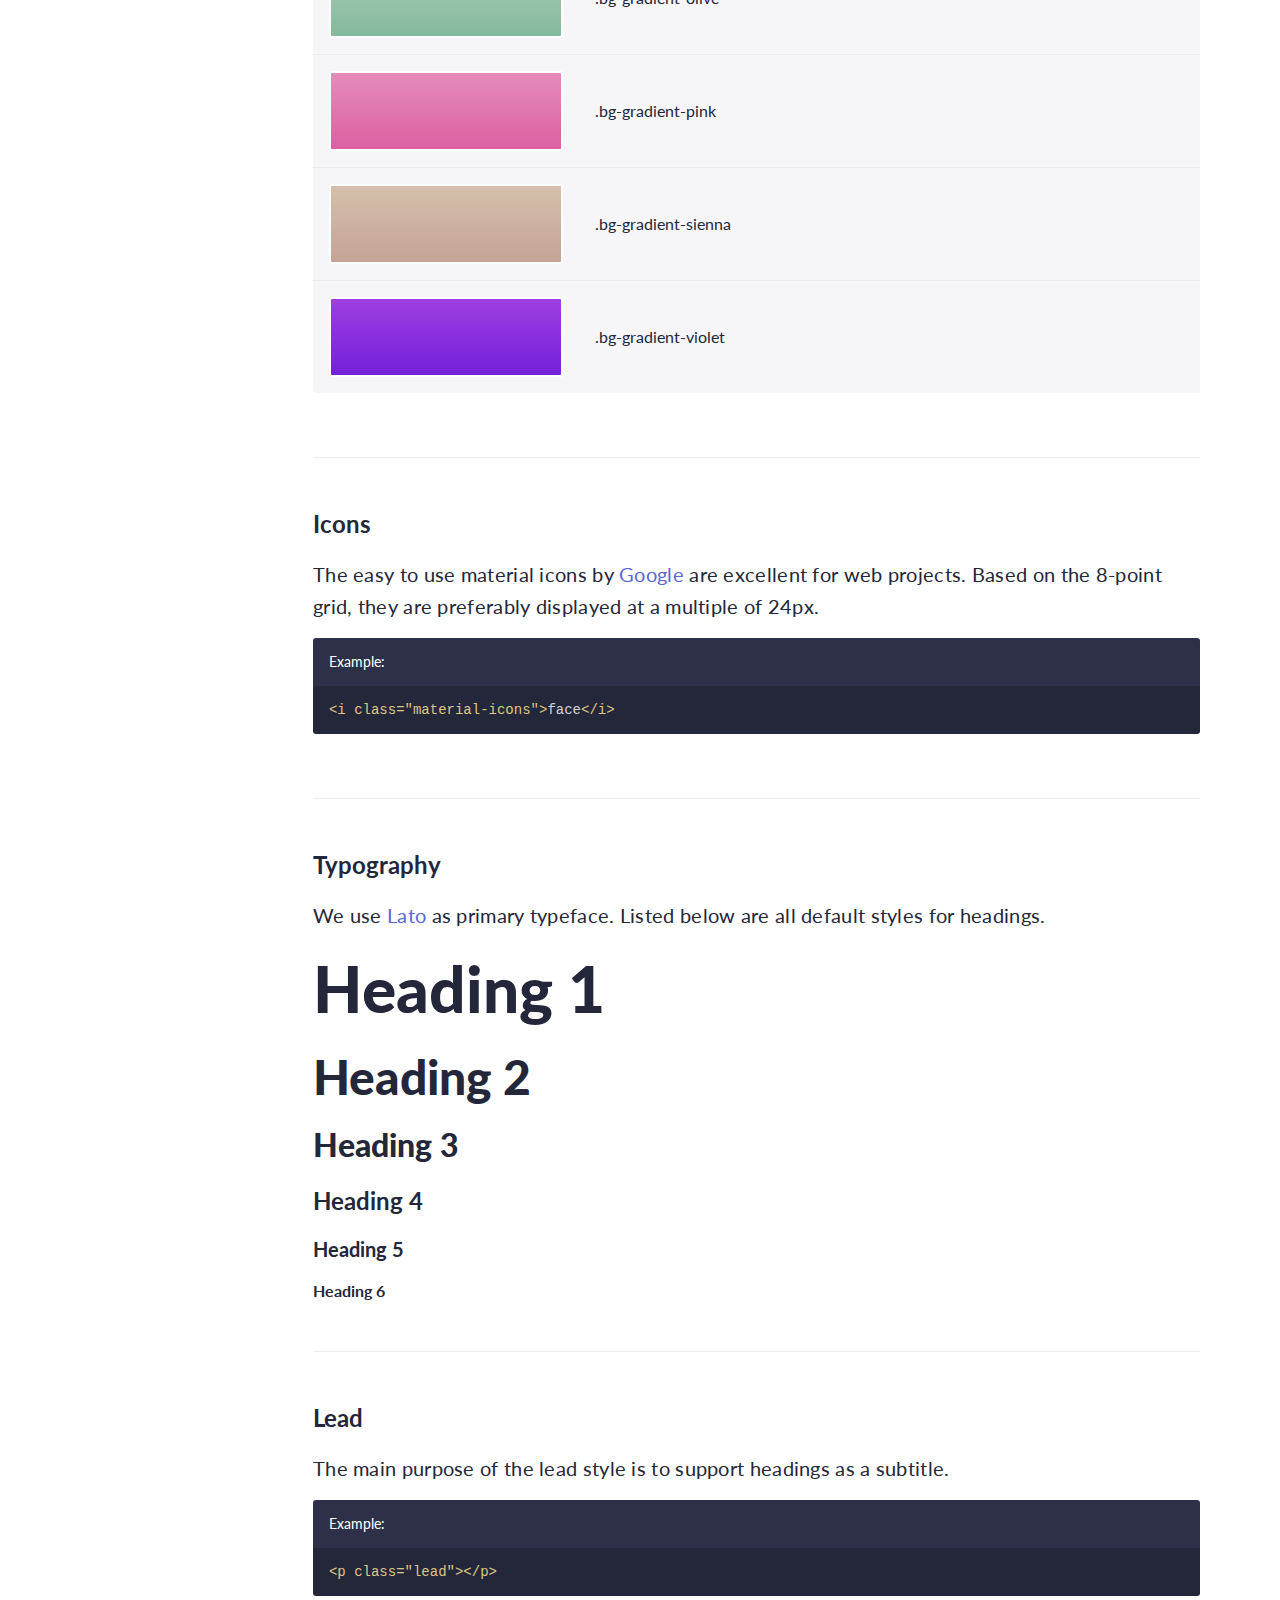
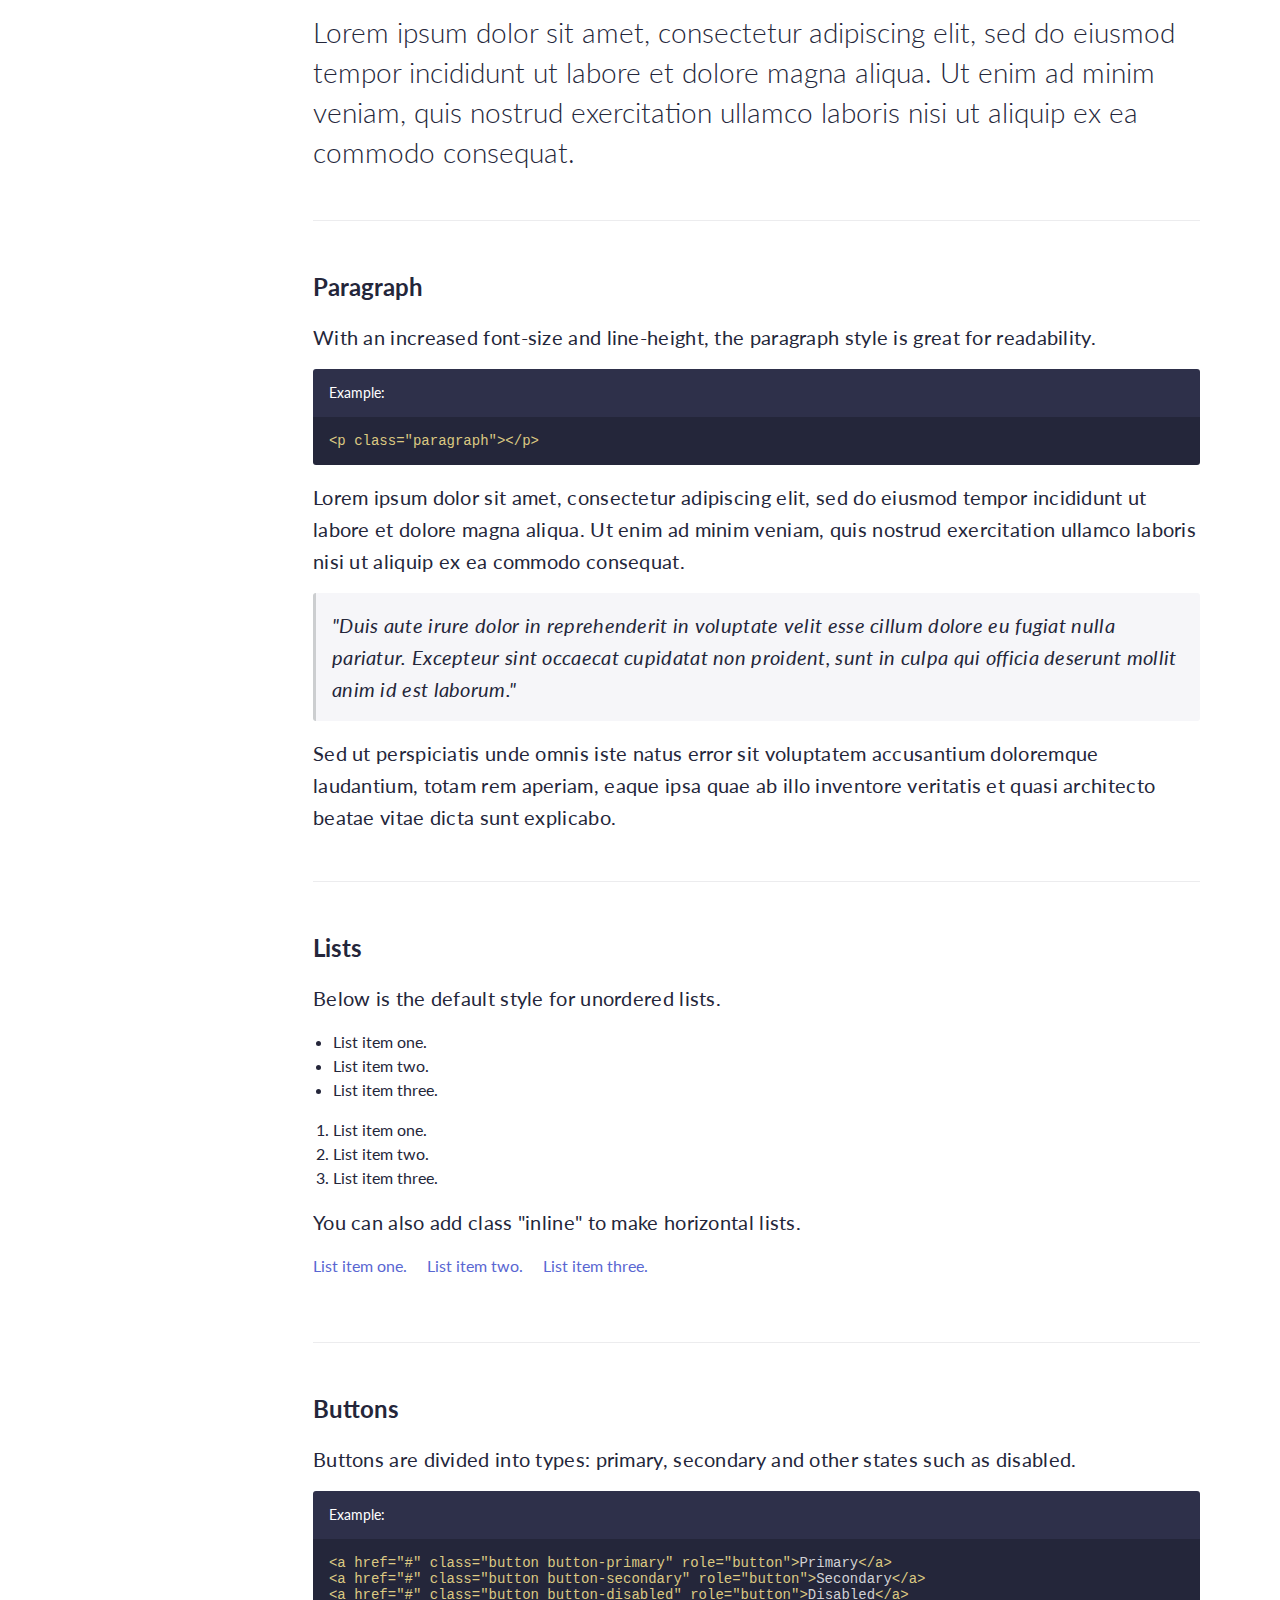
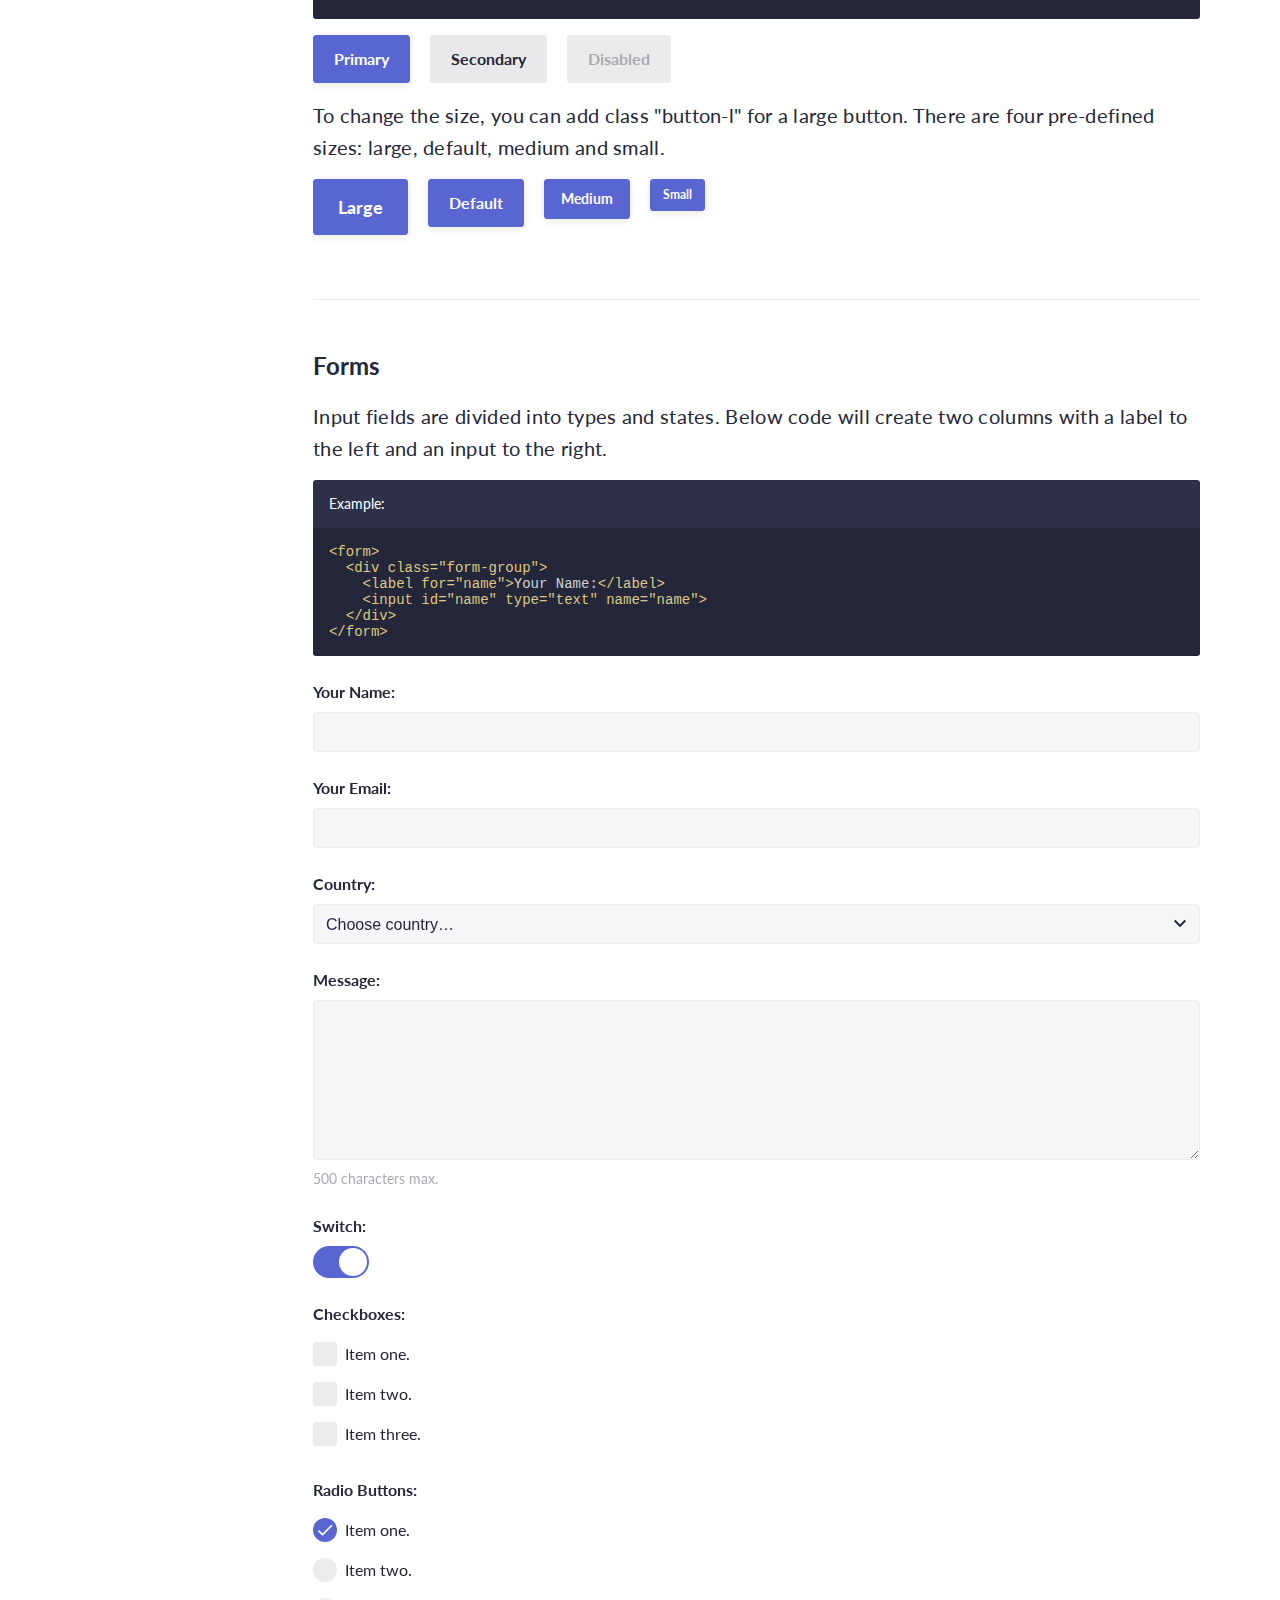
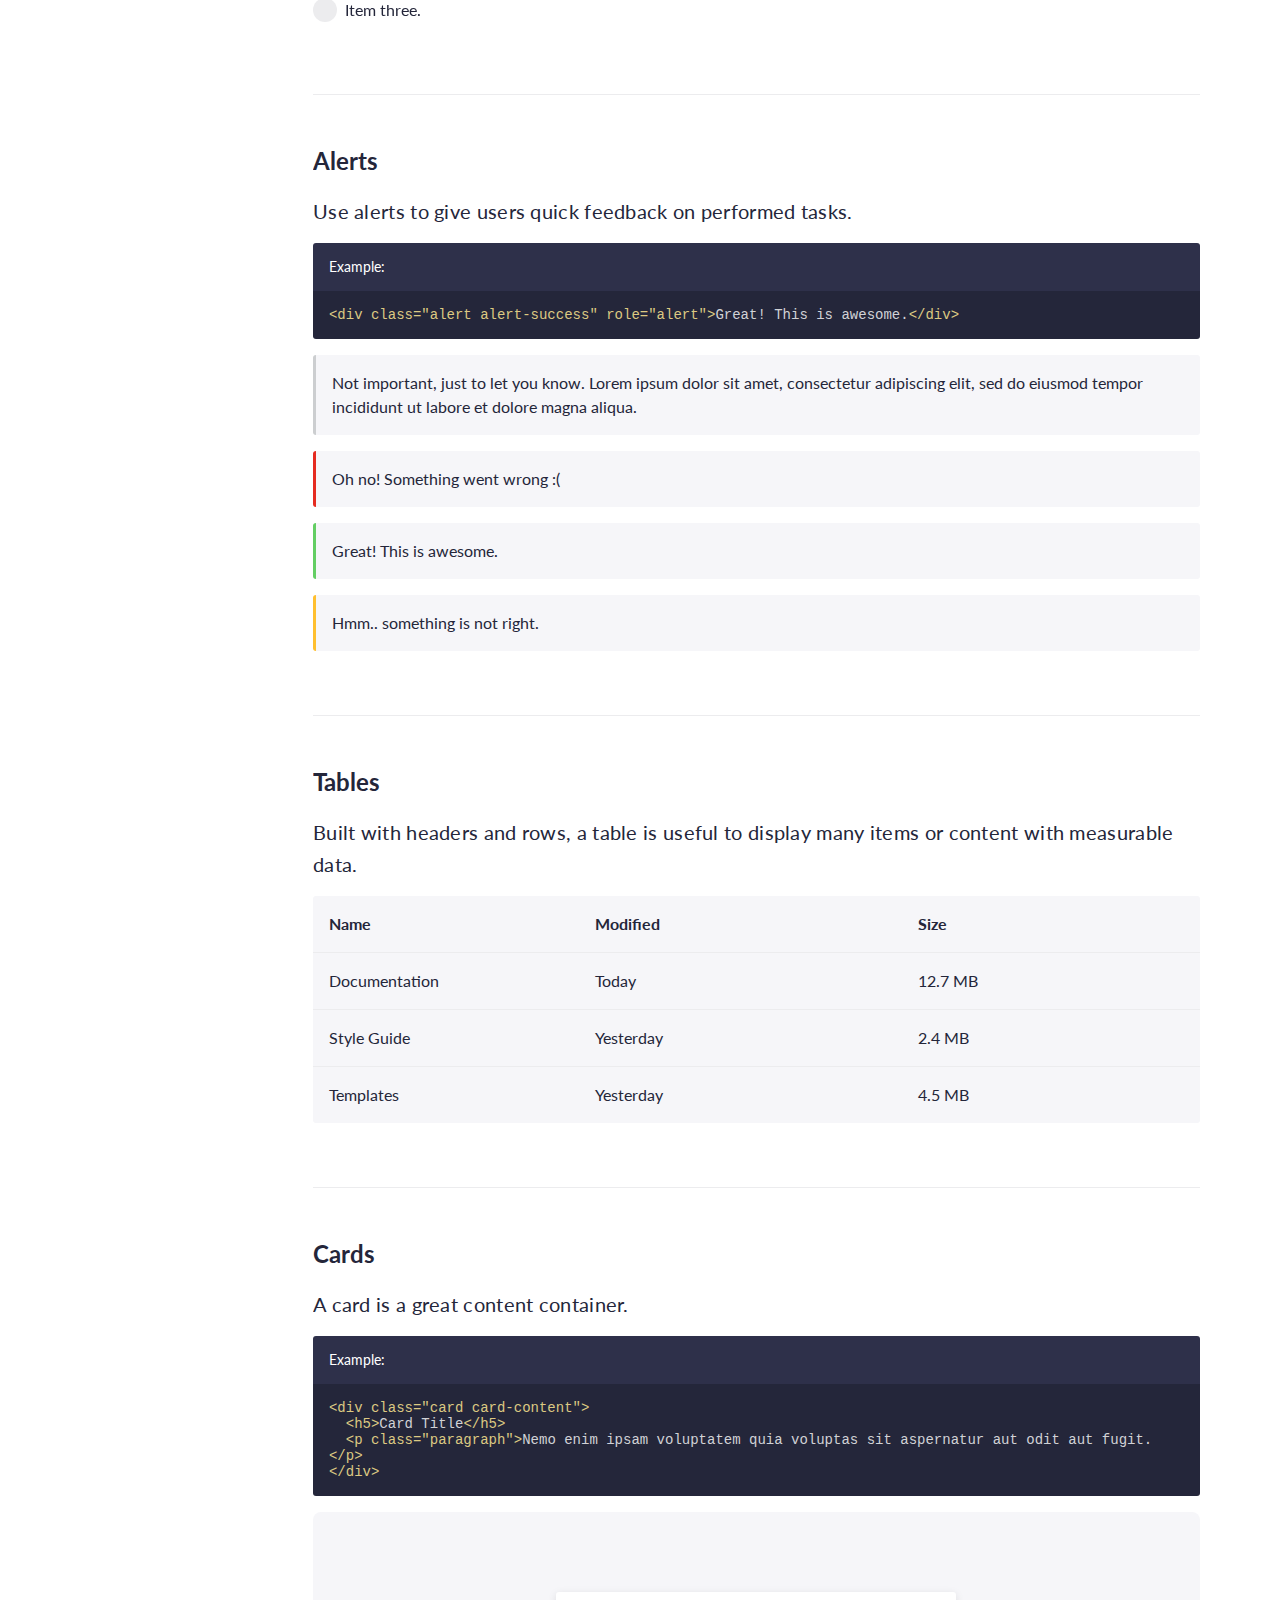
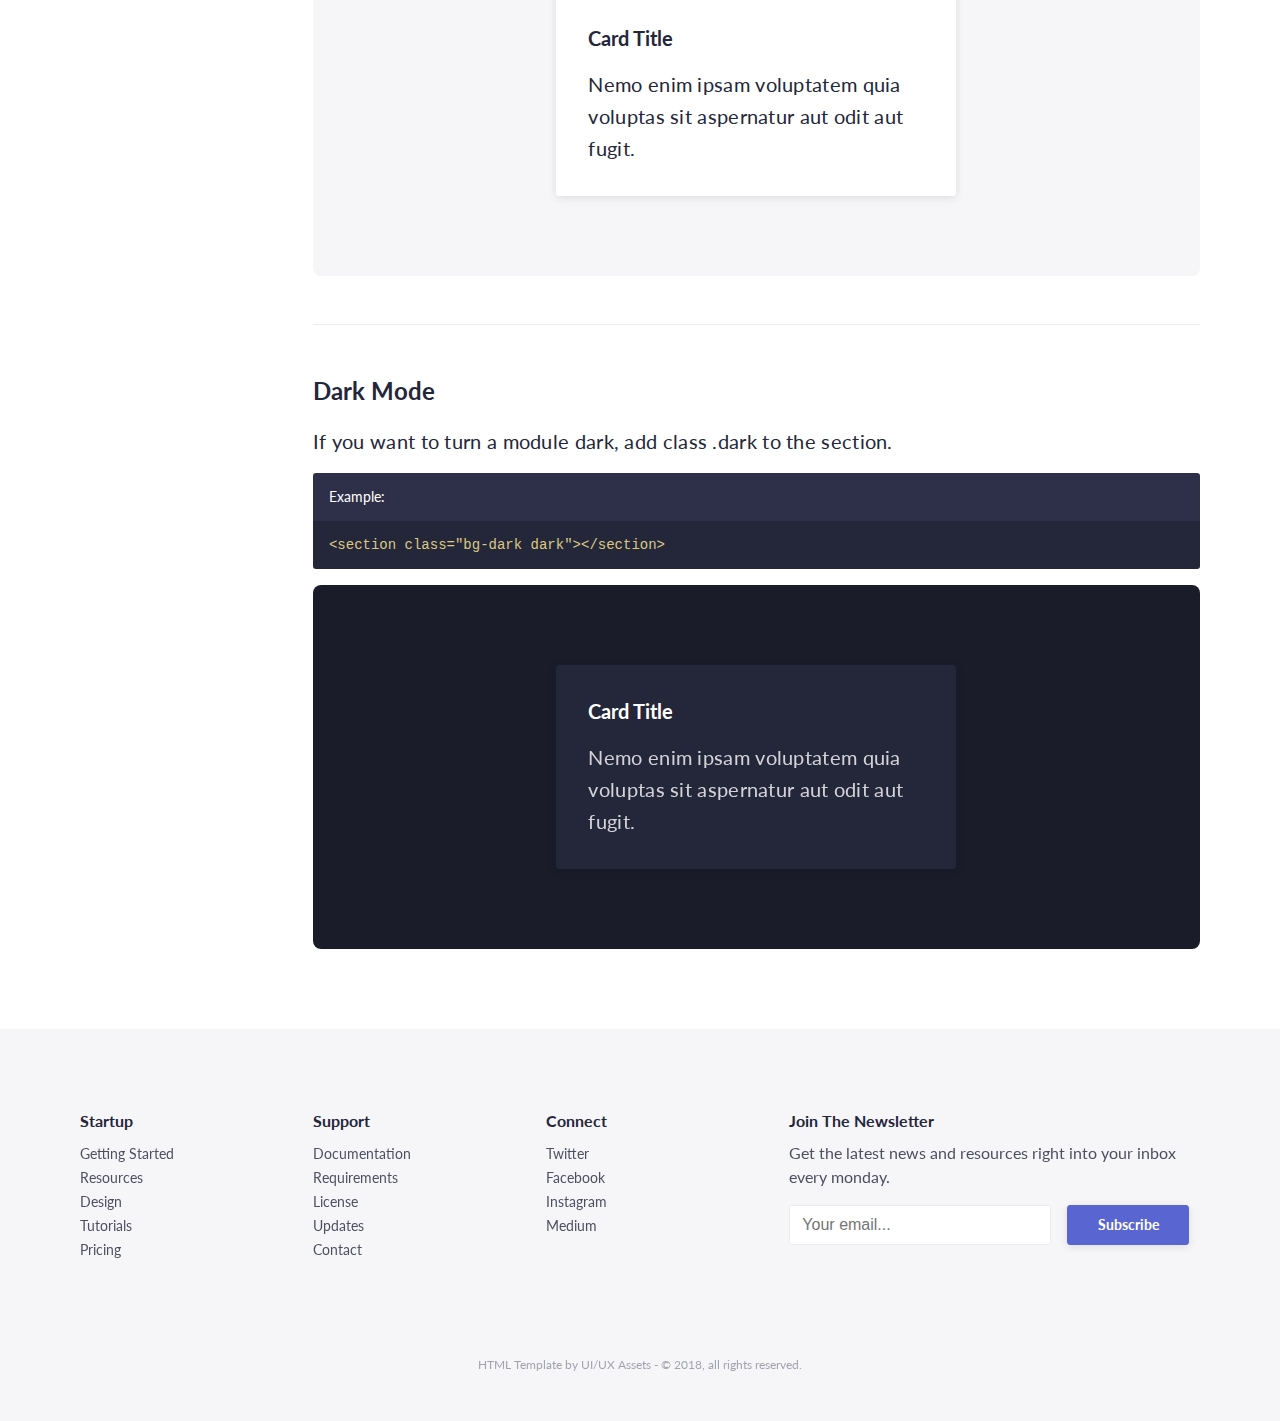
<file: style-guide.html>
<!doctype html>
<html lang="en">
<head>
  <title>Emanate HTML Template - Style Guide</title>
  <meta charset="utf-8">
  <meta name="description" content="A minimal and responsive HTML5 landing page built on lightweight, clean and customizable code.">
  <meta name="viewport" content="width=device-width">
  <link rel="apple-touch-icon-precomposed" href="media/favicon.png">
  <link rel="icon" href="media/favicon.png">
  <link rel="mask-icon" href="media/favicon.svg" color="rgb(36,38,58)">
  <link rel="shortcut icon" href="media/favicon.png">
  <link rel="stylesheet" href="css/main.css">
</head>
<body class="page page-style-guide preload">

  <header class="header-main dark">
    <nav>
      <a href="index.html" class="logo" rel="home"><svg xmlns="http://www.w3.org/2000/svg" xmlns:xlink="http://www.w3.org/1999/xlink" width="24" height="24" viewBox="0 0 24 24"><path d="M6.648 7.762c-.077-.11-.106-.245-.083-.376.024-.132.1-.248.21-.323l1.164-.8c1.536-1.076 3.406-1.486 5.25-1.16 3.82.673 6.373 4.32 5.704 8.113-.668 3.793-4.316 6.347-8.134 5.674-1.845-.326-3.462-1.35-4.485-2.813l-3.11-4.445c-.16-.23-.45-.33-.717-.245-.267.084-.45.33-.45.61C2 11.998 2 12 2 12c0 5.523 4.477 10 10 10s10-4.477 10-10S17.523 2 12 2C8.94 2 6.202 3.374 4.368 5.538c-.735.86-.794 2.11-.146 3.036 1.475 2.136 4.138 5.942 4.138 5.942.675.965 1.685 1.605 2.852 1.81 2.396.424 4.684-1.168 5.107-3.564.42-2.396-1.185-4.674-3.58-5.097-1.167-.205-2.335.05-3.36.77-.84.585-1.994.38-2.58-.458l-.152-.215z" fill="currentColor"/></svg><span>Emanate</span></a>
      <div class="nav-toggle"></div>
      <ul class="inline">
        <li><a href="index.html">Home</a></li>
        <li><a href="style-guide.html">Style Guide</a></li>
        <li><a href="pricing.html">Pricing</a></li>
        <li><a href="login.html" class="button button-secondary button-m full-width-tablet" role="button">Log In</a></li>
        <li><a href="signup.html" class="button button-primary button-m full-width-tablet" role="button">Sign Up</a></li>
      </ul>
    </nav>
  </header>

  <main>

    <section class="bg-image-03 center dark overlay padding">
      <div class="margin-bottom margin-top max-width-m">
        <h1>Style Guide</h1>
        <p class="lead">This is the central location of all components.</p>
      </div>
    </section>

    <div class="padding">
      <div class="row max-width-l">
        <div class="col-one-fifth">
          <aside class="sidebar">
            <h6 class="sidebar-header">Components</h6>
            <ul class="blank">
              <li><a href="#classes">Classes</a></li>
              <li><a href="#grid">Grid</a></li>
              <li><a href="#colors">Colors</a></li>
              <li><a href="#icons">Icons</a></li>
              <li><a href="#typography">Typography</a></li>
              <li><a href="#buttons">Buttons</a></li>
              <li><a href="#forms">Forms</a></li>
              <li><a href="#alerts">Alerts</a></li>
              <li><a href="#tables">Tables</a></li>
              <li><a href="#cards">Cards</a></li>
              <li><a href="#dark-mode">Dark Mode</a></li>
            </ul>
          </aside>
        </div>
        <div class="col-four-fifths">

          <section id="classes" class="anchor">
            <h4>Classes</h4>
            <p class="paragraph">There are some core classes that defines the layout and design. They are global and not bound to any specific module.</p>
            <div class="divider"></div>
            <table>
              <tr>
                <th>Alignment</th>
                <th>Description</th>
              </tr>
              <tr>
                <td>.center</td>
                <td>Add this class to center content.</td>
              </tr>
              <tr>
                <td>.center-mobile</td>
                <td>Center content on mobile devices only.</td>
              </tr>
              <tr>
                <td>.center-tablet</td>
                <td>Center content on tablets and mobile devices.</td>
              </tr>
              <tr>
                <td>.middle</td>
                <td>Align content vertically when height is unknown.</td>
              </tr>
            </table>
            <div class="divider"></div>
            <table>
              <tr>
                <th>Backgrounds</th>
                <th>Description</th>
              </tr>
              <tr>
                <td>.bg-dark</td>
                <td>Solid background where "dark" can be replaced with "light", "primary"...</td>
              </tr>
              <tr>
                <td>.bg-gradient-blue</td>
                <td>Gradient background where "blue" can be replaced with "cyan", "green"...</td>
              </tr>
              <tr>
                <td>.bg-image-01</td>
                <td>Image-based backgrounds where "01" can be replaced with "02", "03"...</td>
              </tr>
              <tr>
                <td>.bg-pattern-01</td>
                <td>Pattern-based backgrounds with SVG where "01" can be replaced with "02", "03"...</td>
              </tr>
              <tr>
                <td>.overlay</td>
                <td>Adds an overlay with opacity on top of image-based backgrounds.</td>
              </tr>
            </table>
            <div class="divider"></div>
            <table>
              <tr>
                <th>Sizes</th>
                <th>Description</th>
              </tr>
              <tr>
                <td>.full-screen</td>
                <td>Adding this class will make sure the module goes full screen.</td>
              </tr>
              <tr>
                <td>.full-width</td>
                <td>This class will make sure the element goes full width.</td>
              </tr>
              <tr>
                <td>.full-width-mobile</td>
                <td>Useful if you'd like an element to go full width only on mobile.</td>
              </tr>
              <tr>
                <td>.full-width-tablet</td>
                <td>Useful if you'd like an element to go full width on tablets and mobile devices.</td>
              </tr>
              <tr>
                <td>.max-width-s</td>
                <td>Set a small maximum width of an element.</td>
              </tr>
              <tr>
                <td>.max-width-m</td>
                <td>Set a medium maximum width of an element.</td>
              </tr>
              <tr>
                <td>.max-width-l</td>
                <td>Set a large maximum width of an element.</td>
              </tr>
            </table>
            <div class="divider"></div>
            <table>
              <tr>
                <th>Spacing</th>
                <th>Description</th>
              </tr>
              <tr>
                <td>.padding</td>
                <td>This is the main inner spacing of a module.</td>
              </tr>
              <tr>
                <td>.margin-bottom</td>
                <td>Add spacing below an element inside a module.</td>
              </tr>
              <tr>
                <td>.margin-top</td>
                <td>Add spacing above an element inside a module.</td>
              </tr>
            </table>
          </section>

          <div class="divider"></div>

          <section id="grid" class="anchor">
            <h4>Grid</h4>
            <p class="paragraph">The simple grid below is based on 5 columns. You can add "no-gutter" as a class to remove spacing between columns.</p>
            <div class="code-markup">
              <span class="code-header">Example:</span>
              <code class="code-snippet">
                &lt;div class="row"&gt;<br>
                &nbsp;&nbsp;&lt;div class="col-one-third"&gt;&lt;/div&gt;<br>
                &nbsp;&nbsp;&lt;div class="col-one-third"&gt;&lt;/div&gt;<br>
                &nbsp;&nbsp;&lt;div class="col-one-third"&gt;&lt;/div&gt;<br>
                &lt;/div&gt;
              </code>
            </div>
            <p class="paragraph">You can also have unequal columns.</p>
            <div class="code-markup">
              <span class="code-header">Example:</span>
              <code class="code-snippet">
                &lt;div class="row"&gt;<br>
                &nbsp;&nbsp;&lt;div class="col-two-thirds"&gt;&lt;/div&gt;<br>
                &nbsp;&nbsp;&lt;div class="col-one-third"&gt;&lt;/div&gt;<br>
                &lt;/div&gt;
              </code>
            </div>
          </section>

          <div class="divider"></div>

          <section id="colors" class="anchor">
            <h4>Colors</h4>
            <p class="paragraph">The color scheme aims to be simple without too many variations. Displayed in HEX and a production variable (VAR).</p>
            <table>
              <tr>
                <th>Color</th>
                <th>Hex</th>
                <th>Var</th>
              </tr>
              <tr>
                <td><span class="color-swatch color-primary"></span></td>
                <td>#5966d2</td>
                <td>$color-primary</td>
              </tr>
              <tr>
                <td><span class="color-swatch color-green"></span></td>
                <td>#63ce63</td>
                <td>$color-green</td>
              </tr>
              <tr>
                <td><span class="color-swatch color-orange"></span></td>
                <td>#ffbf2f</td>
                <td>$color-orange</td>
              </tr>
              <tr>
                <td><span class="color-swatch color-red"></span></td>
                <td>#e52b20</td>
                <td>$color-red</td>
              </tr>
              <tr>
                <td><span class="color-swatch color-text"></span></td>
                <td>#24263a</td>
                <td>$color-text</td>
              </tr>
              <tr>
                <td><span class="color-swatch color-gray-light"></span></td>
                <td>#f6f6f9</td>
                <td>$color-gray-light</td>
              </tr>
              <tr>
                <td><span class="color-swatch color-gray-medium"></span></td>
                <td>#ececee</td>
                <td>$color-gray-medium</td>
              </tr>
              <tr>
                <td><span class="color-swatch color-gray-dark"></span></td>
                <td>#ccced0</td>
                <td>$color-gray-dark</td>
              </tr>
            </table>
            <p class="paragraph">A collection of subtle gradients is also available.</p>
            <table>
              <tr>
                <th>Gradient</th>
                <th>Class</th>
              </tr>
              <tr>
                <td><span class="color-swatch bg-gradient-blue"></span></td>
                <td>.bg-gradient-blue</td>
              </tr>
              <tr>
                <td><span class="color-swatch bg-gradient-cyan"></span></td>
                <td>.bg-gradient-cyan</td>
              </tr>
              <tr>
                <td><span class="color-swatch bg-gradient-green"></span></td>
                <td>.bg-gradient-green</td>
              </tr>
              <tr>
                <td><span class="color-swatch bg-gradient-indigo"></span></td>
                <td>.bg-gradient-indigo</td>
              </tr>
              <tr>
                <td><span class="color-swatch bg-gradient-olive"></span></td>
                <td>.bg-gradient-olive</td>
              </tr>
              <tr>
                <td><span class="color-swatch bg-gradient-pink"></span></td>
                <td>.bg-gradient-pink</td>
              </tr>
              <tr>
                <td><span class="color-swatch bg-gradient-sienna"></span></td>
                <td>.bg-gradient-sienna</td>
              </tr>
              <tr>
                <td><span class="color-swatch bg-gradient-violet"></span></td>
                <td>.bg-gradient-violet</td>
              </tr>
            </table>
          </section>

          <div class="divider"></div>

          <section id="icons" class="anchor">
            <h4>Icons</h4>
            <p class="paragraph">The easy to use material icons by <a href="https://material.io/icons/" target="_blank">Google</a> are excellent for web projects. Based on the 8-point grid, they are preferably displayed at a multiple of 24px.</p>
            <div class="code-markup">
              <span class="code-header">Example:</span>
              <code class="code-snippet">
                &lt;i class="material-icons"&gt;<span>face</span>&lt;/i&gt;
              </code>
            </div>
          </section>

          <div class="divider"></div>

          <section id="typography" class="anchor">
            <h4>Typography</h4>
            <p class="paragraph">We use <a href="https://fonts.google.com/specimen/Lato/" target="_blank">Lato</a> as primary typeface. Listed below are all default styles for headings.</p>
            <h1>Heading 1</h1>
            <h2>Heading 2</h2>
            <h3>Heading 3</h3>
            <h4>Heading 4</h4>
            <h5>Heading 5</h5>
            <h6>Heading 6</h6>
            <div class="divider"></div>
            <h4>Lead</h4>
            <p class="paragraph">The main purpose of the lead style is to support headings as a subtitle.</p>
            <div class="code-markup">
              <span class="code-header">Example:</span>
              <code class="code-snippet">
                &lt;p class="lead"&gt;&lt;/p&gt;
              </code>
            </div>
            <p class="lead">Lorem ipsum dolor sit amet, consectetur adipiscing elit, sed do eiusmod tempor incididunt ut labore et dolore magna aliqua. Ut enim ad minim veniam, quis nostrud exercitation ullamco laboris nisi ut aliquip ex ea commodo consequat.</p>
            <div class="divider"></div>
            <h4>Paragraph</h4>
            <p class="paragraph">With an increased font-size and line-height, the paragraph style is great for readability.</p>
            <div class="code-markup">
              <span class="code-header">Example:</span>
              <code class="code-snippet">
                &lt;p class="paragraph"&gt;&lt;/p&gt;
              </code>
            </div>
            <p class="paragraph">Lorem ipsum dolor sit amet, consectetur adipiscing elit, sed do eiusmod tempor incididunt ut labore et dolore magna aliqua. Ut enim ad minim veniam, quis nostrud exercitation ullamco laboris nisi ut aliquip ex ea commodo consequat.</p>
            <blockquote>"Duis aute irure dolor in reprehenderit in voluptate velit esse cillum dolore eu fugiat nulla pariatur. Excepteur sint occaecat cupidatat non proident, sunt in culpa qui officia deserunt mollit anim id est laborum."</blockquote>
            <p class="paragraph">Sed ut perspiciatis unde omnis iste natus error sit voluptatem accusantium doloremque laudantium, totam rem aperiam, eaque ipsa quae ab illo inventore veritatis et quasi architecto beatae vitae dicta sunt explicabo.</p>
            <div class="divider"></div>
            <h4>Lists</h4>
            <p class="paragraph">Below is the default style for unordered lists.</p>
            <ul>
              <li>List item one.</li>
              <li>List item two.</li>
              <li>List item three.</li>
            </ul>
            <ol>
              <li>List item one.</li>
              <li>List item two.</li>
              <li>List item three.</li>
            </ol>
            <p class="paragraph">You can also add class "inline" to make horizontal lists.</p>
            <ul class="inline">
              <li><a href="#">List item one.</a></li>
              <li><a href="#">List item two.</a></li>
              <li><a href="#">List item three.</a></li>
            </ul>
          </section>

          <div class="divider"></div>

          <section id="buttons" class="anchor">
            <h4>Buttons</h4>
            <p class="paragraph">Buttons are divided into types: primary, secondary and other states such as disabled.</p>
            <div class="code-markup">
              <span class="code-header">Example:</span>
              <code class="code-snippet">
                &lt;a href="#" class="button button-primary" role="button"&gt;<span>Primary</span>&lt;/a&gt;<br>
                &lt;a href="#" class="button button-secondary" role="button"&gt;<span>Secondary</span>&lt;/a&gt;<br>
                &lt;a href="#" class="button button-disabled" role="button"&gt;<span>Disabled</span>&lt;/a&gt;
              </code>
            </div>
            <ul class="inline">
              <li><a href="#" class="button button-primary" role="button">Primary</a></li>
              <li><a href="#" class="button button-secondary" role="button">Secondary</a></li>
              <li><a href="#" class="button button-disabled" role="button">Disabled</a></li>
            </ul>
            <p class="paragraph">To change the size, you can add class "button-l" for a large button. There are four pre-defined sizes: large, default, medium and small.</p>
            <ul class="inline">
              <li><a href="#" class="button button-primary button-l" role="button">Large</a></li>
              <li><a href="#" class="button button-primary" role="button">Default</a></li>
              <li><a href="#" class="button button-primary button-m" role="button">Medium</a></li>
              <li><a href="#" class="button button-primary button-s" role="button">Small</a></li>
            </ul>
          </section>

          <div class="divider"></div>

          <section id="forms" class="anchor">
            <h4>Forms</h4>
            <p class="paragraph">Input fields are divided into types and states. Below code will create two columns with a label to the left and an input to the right.</p>
            <div class="code-markup">
              <span class="code-header">Example:</span>
              <code class="code-snippet">
                &lt;form&gt;<br>
                &nbsp;&nbsp;&lt;div class="form-group"&gt;<br>
                &nbsp;&nbsp;&nbsp;&nbsp;&lt;label for="name"&gt;<span>Your Name:</span>&lt;/label&gt;<br>
                &nbsp;&nbsp;&nbsp;&nbsp;&lt;input id="name" type="text" name="name"&gt;<br>
                &nbsp;&nbsp;&lt;/div&gt;<br>
                &lt;/form&gt;
              </code>
            </div>
            <form>
              <div class="form-group">
                <label for="name">Your Name:</label>
                <input id="name" type="text" name="name">
              </div>
              <div class="form-group">
                <label for="email">Your Email:</label>
                <input id="email" type="email" name="email">
              </div>
              <div class="form-group">
                <label for="country">Country:</label>
                <div class="select-wrapper">
                  <select id="country" name="country">
                    <option selected="" disabled="" value="">Choose country…</option>
                    <option value="AT">Austria</option>
                    <option value="BE">Belgium</option>
                    <option value="BG">Bulgaria</option>
                    <option value="HR">Croatia</option>
                    <option value="CY">Republic of Cyprus</option>
                    <option value="CZ">Czech Republic</option>
                    <option value="DK">Denmark</option>
                    <option value="EE">Estonia</option>
                    <option value="FI">Finland</option>
                    <option value="FR">France</option>
                    <option value="DE">Germany</option>
                    <option value="EL">Greece</option>
                    <option value="HU">Hungary</option>
                    <option value="IE">Ireland</option>
                    <option value="IT">Italy</option>
                    <option value="LV">Latvia</option>
                    <option value="LT">Lithuania</option>
                    <option value="LU">Luxembourg</option>
                    <option value="MT">Malta</option>
                    <option value="NL">Netherlands</option>
                    <option value="PL">Poland</option>
                    <option value="PT">Portugal</option>
                    <option value="RO">Romania</option>
                    <option value="SK">Slovak Republic</option>
                    <option value="SI">Slovenia</option>
                    <option value="ES">Spain</option>
                    <option value="SE">Sweden</option>
                    <option value="UK">United Kingdom</option>
                  </select>
                </div>
              </div>
              <div class="form-group">
                <label for="email">Message:</label>
                <textarea id="message" name="message"></textarea>
                <span class="form-help">500 characters max.</span>
              </div>
              <div class="form-group">
                <label>Switch:</label>
                <input id="s1" class="switch" type="checkbox" checked>
                <label for="s1" class="switch"></label>
              </div>
              <div class="form-group">
                <label>Checkboxes:</label>
                <input id="c1" type="checkbox" name="item-one">
                <label for="c1" class="checkbox">Item one.</label>
                <input id="c2" type="checkbox" name="item-two">
                <label for="c2" class="checkbox">Item two.</label>
                <input id="c3" type="checkbox" name="item-three">
                <label for="c3" class="checkbox">Item three.</label>
              </div>
              <div class="form-group">
                <label>Radio Buttons:</label>
                <input id="r1" type="radio" name="item" checked>
                <label for="r1" class="radio">Item one.</label>
                <input id="r2" type="radio" name="item">
                <label for="r2" class="radio">Item two.</label>
                <input id="r3" type="radio" name="item">
                <label for="r3" class="radio">Item three.</label>
              </div>
            </form>
          </section>

          <div class="divider"></div>

          <section id="alerts" class="anchor">
            <h4>Alerts</h4>
            <p class="paragraph">Use alerts to give users quick feedback on performed tasks.</p>
            <div class="code-markup">
              <span class="code-header">Example:</span>
              <code class="code-snippet">
                &lt;div class="alert alert-success" role="alert"&gt;<span>Great! This is awesome.</span>&lt;/div&gt;
              </code>
            </div>
            <div class="alert alert-default" role="alert">Not important, just to let you know. Lorem ipsum dolor sit amet, consectetur adipiscing elit, sed do eiusmod tempor incididunt ut labore et dolore magna aliqua.</div>
            <div class="alert alert-error" role="alert">Oh no! Something went wrong :(</div>
            <div class="alert alert-success" role="alert">Great! This is awesome.</div>
            <div class="alert alert-warning" role="alert">Hmm.. something is not right.</div>
          </section>

          <div class="divider"></div>

          <section id="tables" class="anchor">
            <h4>Tables</h4>
            <p class="paragraph">Built with headers and rows, a table is useful to display many items or content with measurable data.</p>
            <table>
              <tr>
                <th>Name</th>
                <th>Modified</th>
                <th>Size</th>
              </tr>
              <tr>
                <td>Documentation</td>
                <td>Today</td>
                <td>12.7 MB</td>
              </tr>
              <tr>
                <td>Style Guide</td>
                <td>Yesterday</td>
                <td>2.4 MB</td>
              </tr>
              <tr>
                <td>Templates</td>
                <td>Yesterday</td>
                <td>4.5 MB</td>
              </tr>
            </table>
          </section>

          <div class="divider"></div>

          <section id="cards" class="anchor">
            <h4>Cards</h4>
            <p class="paragraph">A card is a great content container.</p>
            <div class="code-markup">
              <span class="code-header">Example:</span>
              <code class="code-snippet">
                &lt;div class="card card-content"&gt;<br>
                &nbsp;&nbsp;&lt;h5&gt;<span>Card Title</span>&lt;/h5&gt;<br>
                &nbsp;&nbsp;&lt;p class="paragraph"&gt;<span>Nemo enim ipsam voluptatem quia voluptas sit aspernatur aut odit aut fugit.</span>&lt;/p&gt;<br>
                &lt;/div&gt;
              </code>
            </div>
            <div class="bg-light padding rounded">
              <div class="card card-content max-width-s">
                <h5>Card Title</h5>
                <p class="paragraph">Nemo enim ipsam voluptatem quia voluptas sit aspernatur aut odit aut fugit.</p>
              </div>
            </div>
          </section>

          <div class="divider"></div>

          <section id="dark-mode" class="anchor">
            <h4>Dark Mode</h4>
            <p class="paragraph">If you want to turn a module dark, add class .dark to the section.</p>
            <div class="code-markup">
              <span class="code-header">Example:</span>
              <code class="code-snippet">
                &lt;section class="bg-dark dark"&gt;&lt;/section&gt;
              </code>
            </div>
            <div class="bg-dark dark padding rounded">
              <div class="card card-content max-width-s">
                <h5>Card Title</h5>
                <p class="paragraph">Nemo enim ipsam voluptatem quia voluptas sit aspernatur aut odit aut fugit.</p>
              </div>
            </div>
          </section>

        </div>
      </div>
    </div>

  </main>

  <footer class="footer-main bg-light">
    <div class="padding">
      <div class="row max-width-l">
        <div class="col-one-fifth">
          <h6>Startup</h6>
          <ul class="blank">
            <li><a href="#">Getting Started</a></li>
            <li><a href="#">Resources</a></li>
            <li><a href="#">Design</a></li>
            <li><a href="#">Tutorials</a></li>
            <li><a href="#">Pricing</a></li>
          </ul>
        </div>
        <div class="col-one-fifth">
          <h6>Support</h6>
          <ul class="blank">
            <li><a href="#">Documentation</a></li>
            <li><a href="#">Requirements</a></li>
            <li><a href="#">License</a></li>
            <li><a href="#">Updates</a></li>
            <li><a href="#">Contact</a></li>
          </ul>
        </div>
        <div class="col-one-fifth">
          <h6>Connect</h6>
          <ul class="blank">
            <li><a href="#">Twitter</a></li>
            <li><a href="#">Facebook</a></li>
            <li><a href="#">Instagram</a></li>
            <li><a href="#">Medium</a></li>
          </ul>
        </div>
        <div class="col-two-fifths">
          <div class="max-width-s">
            <h6>Join The Newsletter</h6>
            <p>Get the latest news and resources right into your inbox every monday.</p>
            <form class="row reduce-spacing">
              <div class="col-two-thirds">
                <input id="subscribe" type="email" name="email" placeholder="Your email...">
              </div>
              <div class="col-one-third">
                <a href="#" class="button button-primary button-m full-width" role="button">Subscribe</a>
              </div>
            </form>
          </div>
        </div>
      </div>
    </div>
    <p class="copyright"><span>HTML Template by </span><a href="https://uiuxassets.com/" target="_blank">UI/UX Assets</a><span> - © 2018, all rights reserved.</span></p>
  </footer>

  <script src="js/main.js"></script>
</body>
</html>
</file>
